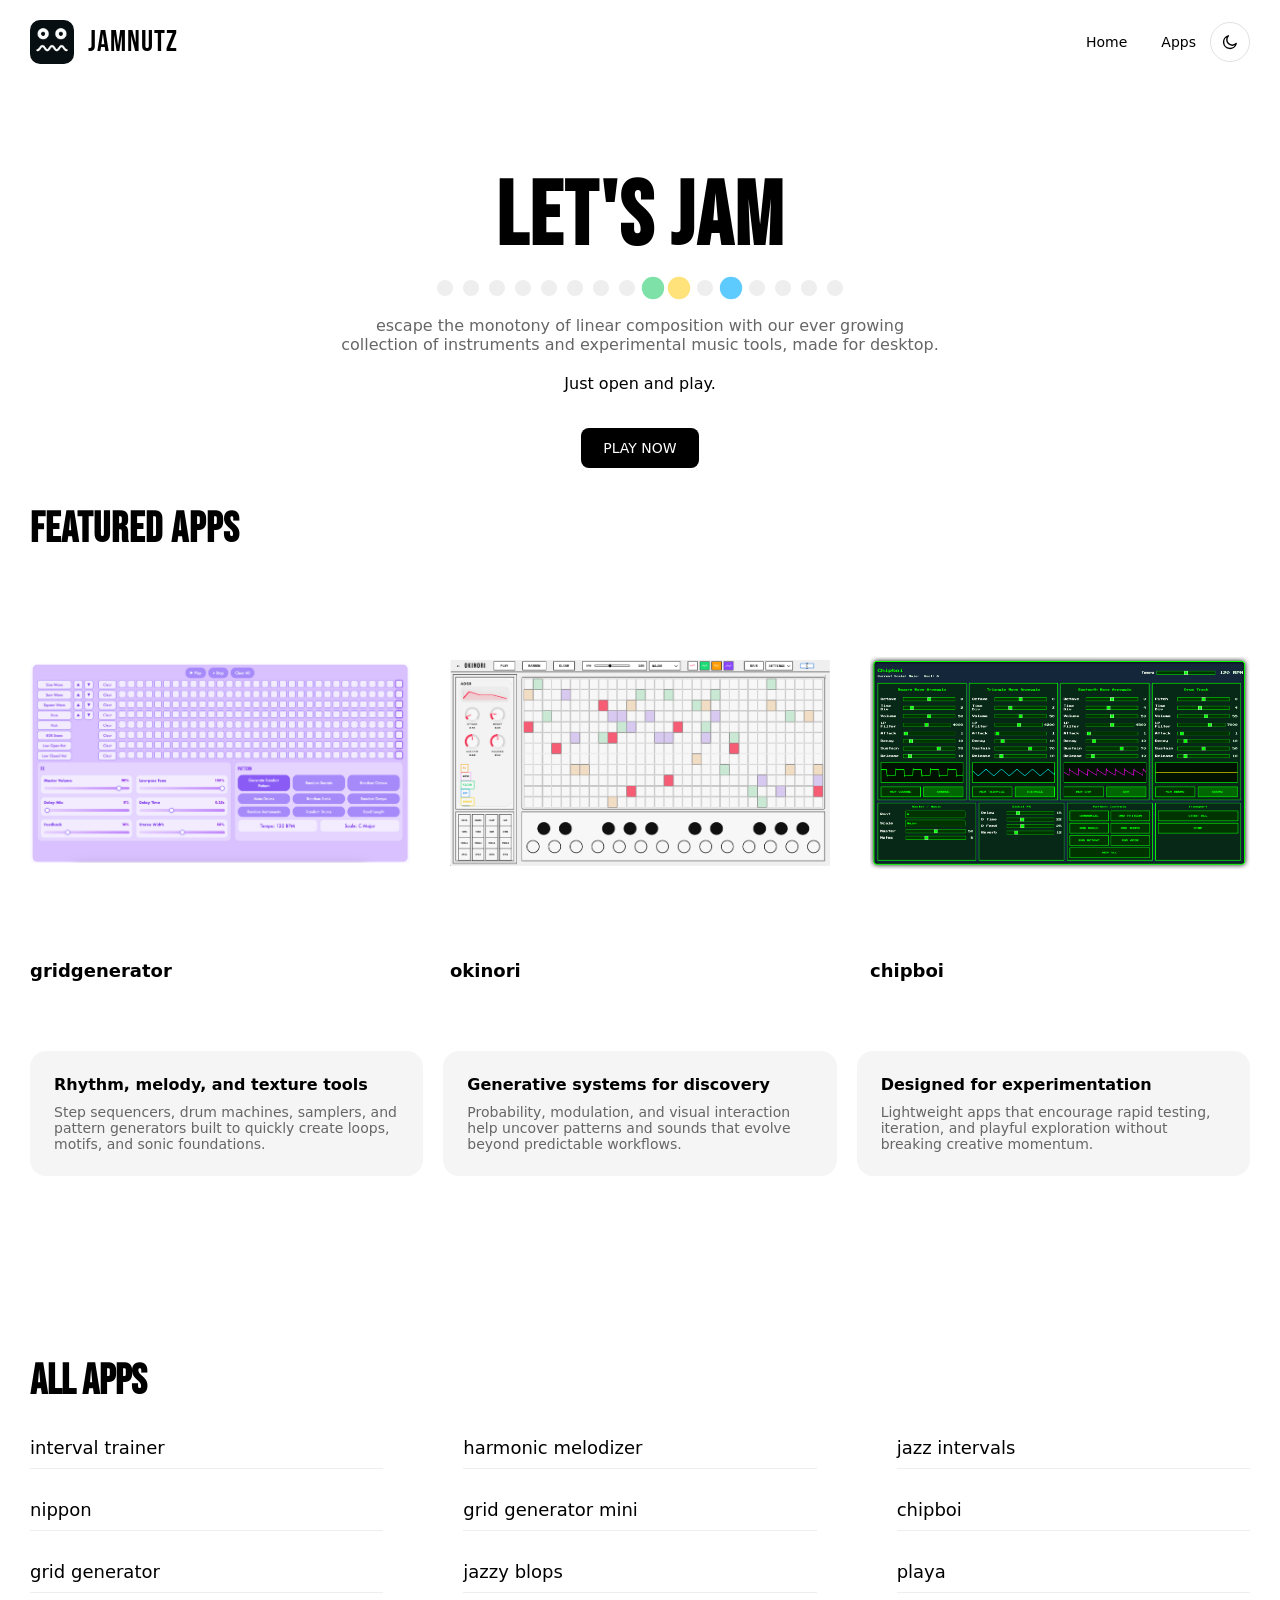
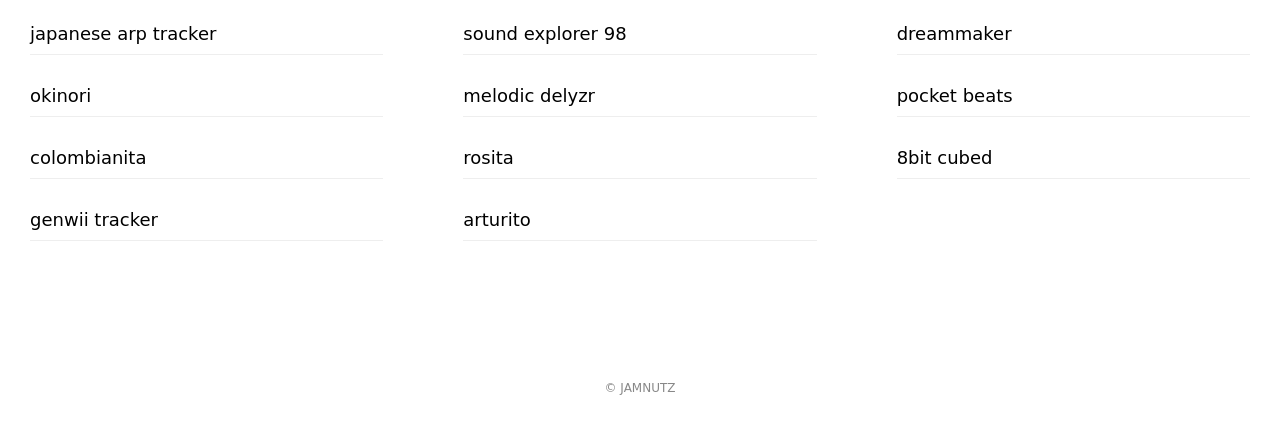
<file: index.html>
<!doctype html>
<html lang="en">
    <head>
        <meta charset="utf-8" />
        <meta name="viewport" content="width=device-width, initial-scale=1" />
        <title>JAMNUTZ — Music Playground</title>

        <script>
            (() => {
                try {
                    const storedTheme =
                        localStorage.getItem("theme") ||
                        localStorage.getItem("site-theme") ||
                        localStorage.getItem("jamnutz-theme");

                    const prefersDark =
                        window.matchMedia &&
                        window.matchMedia("(prefers-color-scheme: dark)").matches;

                    const theme =
                        storedTheme === "dark" || storedTheme === "light"
                            ? storedTheme
                            : prefersDark
                              ? "dark"
                              : "light";

                    document.documentElement.setAttribute("data-theme", theme);
                } catch (e) {}
            })();
        </script>

        <link
            href="https://fonts.googleapis.com/css2?family=Bebas+Neue&display=swap"
            rel="stylesheet"
        />

        <style>
            :root {
                --black: #000;
                --gray: #666;
            }

            * {
                box-sizing: border-box;
                margin: 0;
                padding: 0;
            }

            html {
                background: #fff;
            }

            html[data-theme="dark"] {
                background: #0f0f10;
                color-scheme: dark;
            }

            html[data-theme="light"] {
                color-scheme: light;
            }

            body {
                font-family:
                    system-ui,
                    -apple-system;
                background: #fff;
                color: #000;
            }

            .nav {
                display: flex;
                align-items: center;
                justify-content: space-between;
                padding: 20px 30px;
            }

            .logo {
                display: flex;
                align-items: center;
                gap: 14px;
                font-family: "Bebas Neue", sans-serif;
                font-size: 30px;
                letter-spacing: 1px;
                text-decoration: none;
                color: #000;
            }

            .logo img {
                height: 44px;
                width: 44px;
                border-radius: 10px;
            }

            .logo-dark {
                display: none;
            }

            html[data-theme="dark"] .logo-light {
                display: none;
            }

            html[data-theme="dark"] .logo-dark {
                display: block;
            }

            .nav > div a {
                text-decoration: none;
                color: #000;
                margin-left: 20px;
                font-size: 14px;
            }

            .nav > div:last-child {
                display: flex;
                align-items: center;
                gap: 14px;
            }

            .theme-toggle {
                appearance: none;
                width: 40px;
                height: 40px;
                border: 1px solid rgba(0, 0, 0, 0.12);
                border-radius: 999px;
                background: transparent;
                display: inline-flex;
                align-items: center;
                justify-content: center;
                cursor: pointer;
                color: inherit;
                transition:
                    transform 0.2s ease,
                    opacity 0.2s ease,
                    border-color 0.2s ease;
            }

            .theme-toggle:hover {
                transform: rotate(12deg);
            }

            .theme-toggle svg {
                width: 18px;
                height: 18px;
                stroke: currentColor;
                fill: none;
                stroke-width: 1.9;
                stroke-linecap: round;
                stroke-linejoin: round;
            }

            .hero {
                text-align: center;
                padding: 80px 20px 1px;
            }

            .hero h1 {
                font-family: "Bebas Neue", sans-serif;
                font-size: 90px;
                letter-spacing: 2px;
            }

            .sequencer {
                display: flex;
                justify-content: center;
                gap: 10px;
                margin-top: 8px;
            }

            .step {
                width: 16px;
                height: 16px;
                border-radius: 50%;
                background: #eee;
                transition: all 0.12s ease;
            }

            .step.active {
                background: #ff4fa3;
                transform: scale(1.4);
            }

            .hero p {
                max-width: 600px;
                margin: 20px auto;
                font-size: 16px;
                color: #666;
            }

            .cta {
                margin-top: 30px;
            }

            .btn {
                display: inline-block;
                padding: 12px 22px;
                margin: 5px;
                border-radius: 8px;
                text-decoration: none;
                font-size: 14px;
            }

            .btn-primary {
                background: #000;
                color: #fff;
            }
            .btn-secondary {
                border: 1px solid #000;
                color: #000;
            }

            .featured-apps {
                padding: 30px 30px;
                max-width: 1280px;
                margin: 0 auto;
            }

            .featured-apps h2 {
                font-family: "Bebas Neue", sans-serif;
                font-size: 42px;
                letter-spacing: 1px;
                margin-bottom: 28px;
            }

            .featured-grid {
                display: grid;
                grid-template-columns: repeat(3, minmax(0, 1fr));
                gap: 34px;
            }

            .tool-card {
                display: flex;
                flex-direction: column;
                gap: 18px;
            }

            .tool-card-media img {
                width: 100%;
                height: auto;
                max-height: 260px;
                object-fit: contain;
                border-radius: 18px;
            }

            .tool-card h3 {
                text-transform: lowercase;
                font-size: 18px;
            }

            .apps-list {
                padding: 40px 30px 100px;
                max-width: 1280px;
                margin: 0 auto;
            }

            .apps-list h2 {
                font-family: "Bebas Neue", sans-serif;
                font-size: 42px;
                margin-bottom: 30px;
            }

            .apps-grid {
                display: grid;
                grid-template-columns: repeat(3, 1fr);
                gap: 30px 80px;
            }

            .apps-grid div {
                font-size: 18px;
                padding-bottom: 10px;
                border-bottom: 1px solid #eee;
            }

            .footer {
                text-align: center;
                padding: 40px;
                font-size: 12px;
                color: #888;
            }

            html[data-theme="dark"] body {
                background: #0f0f10;
                color: #f5f5f7;
            }

            html[data-theme="dark"] .nav a,
            html[data-theme="dark"] .logo,
            html[data-theme="dark"] .btn-secondary,
            html[data-theme="dark"] .apps-grid div,
            html[data-theme="dark"] .tool-card .tool-link {
                color: #f5f5f7;
            }

            html[data-theme="dark"] .btn-primary {
                background: #f5f5f7;
                color: #111;
            }

            html[data-theme="dark"] .btn-secondary {
                border-color: #f5f5f7;
            }

            html[data-theme="dark"] .hero p,
            html[data-theme="dark"] .footer {
                color: #b5b5bc;
            }

            html[data-theme="dark"] .step {
                background: #2a2a31;
            }

            html[data-theme="dark"] .apps-grid div {
                border-bottom-color: #2b2b31;
            }

            .mobile-only {
                display: none;
            }

            .desktop-only {
                display: inline;
            }

            .mobile-okinori {
                display: none;
            }

            .pill-card {
                background: #f5f5f5;
                border-radius: 16px;
                padding: 24px;
            }

            .pill-card p {
                color: #666;
                font-size: 14px;
            }

            html[data-theme="dark"] .pill-card {
                background: #1a1a20;
            }

            html[data-theme="dark"] .pill-card h3 {
                color: #f5f5f7;
            }

            html[data-theme="dark"] .pill-card p {
                color: #b5b5bc;
            }

            @media (max-width: 680px) {
                html,
                body {
                    height: 100%;
                    overflow: hidden;
                }

                body {
                    min-height: 100svh;
                }

                .nav {
                    padding: 16px 16px;
                    min-height: 66px;
                    gap: 12px;
                }

                .logo {
                    gap: 10px;
                    font-size: 22px;
                    line-height: 1;
                    min-height: 34px;
                }

                .logo img {
                    height: 34px;
                    width: 34px;
                    border-radius: 8px;
                    display: block;
                    flex: 0 0 34px;
                }

                .nav > div {
                    display: flex;
                    align-items: center;
                    gap: 14px;
                    min-height: 34px;
                }

                .nav > div a {
                    margin-left: 0;
                    font-size: 13px;
                    line-height: 1;
                    display: inline-flex;
                    align-items: center;
                    min-height: 34px;
                }

                .logo .logo-light {
                    display: block;
                }

                .logo .logo-dark {
                    display: none;
                }

                html[data-theme="dark"] .logo .logo-light {
                    display: none;
                }

                html[data-theme="dark"] .logo .logo-dark {
                    display: block;
                }

                .hero {
                    padding: 22px 16px 0;
                    min-height: calc(100svh - 66px);
                    display: flex;
                    flex-direction: column;
                    align-items: center;
                    justify-content: flex-start;
                }

                .hero h1 {
                    font-size: 52px;
                    line-height: 0.95;
                    letter-spacing: 1px;
                }

                .sequencer {
                    gap: 6px;
                    margin-top: 10px;
                    margin-bottom: 10px;
                    flex-wrap: wrap;
                    justify-content: center;
                    overflow: visible;
                }

                .step {
                    width: 12px;
                    height: 12px;
                    flex: 0 0 12px;
                }

                .hero p {
                    margin: 12px auto 0;
                    font-size: 15px;
                    max-width: 330px;
                }

                .mobile-only {
                    display: block;
                }

                .desktop-only,
                .featured-apps,
                .apps-list,
                .pill-card,
                .footer,
                section[style*="max-width: 1280px; margin: 0 auto; padding: 40px 30px 20px"],
                section[style*="text-align: center; padding: 60px 20px"] {
                    display: none !important;
                }

                .mobile-okinori {
                    display: block;
                    width: min(100%, 320px);
                    margin: 18px auto 0;
                    pointer-events: none;
                    flex: 0 1 auto;
                }

                .mobile-okinori img {
                    width: 100%;
                    height: auto;
                    display: block;
                    object-fit: contain;
                    border-radius: 0;
                    margin-bottom: 28px;
                }

                .cta {
                    margin-top: 12px;
                }

                .btn {
                    margin: 0;
                }
            }
        </style>

        <style>
            .featured-grid {
                display: grid;
                grid-template-columns: repeat(3, minmax(0, 1fr));
                gap: 40px;
                align-items: start;
            }
            .featured-card {
                display: grid;
                grid-template-rows: 360px auto;
                text-decoration: none;
                color: inherit;
            }
            .featured-card-media {
                height: 360px;
                display: flex;
                align-items: center;
                justify-content: center;
            }
            .featured-card-media img {
                max-width: 100%;
                max-height: 100%;
                object-fit: contain;
                display: block;
            }
            .featured-card h3 {
                margin: 18px 0 0;
                font-size: 18px;
                line-height: 1.1;
                text-align: left;
            }
        </style>
    
<style>
@media (max-width:768px){

/* remove any box constraints around image */
.featured-app,
.featured-app *{
    background:none !important;
    box-shadow:none !important;
    border:none !important;
    padding:0 !important;
}

/* make sure image shows fully */
.featured-app img{
    width:100% !important;
    height:auto !important;
    object-fit:contain !important;
    margin-bottom:44px !important;
}

/* push button slightly further down */
.browse-apps-btn{
    margin-top:44px !important;
}

}
</style>

</head>

    <body>
        <div class="nav">
            <a href="index.html" class="logo">
                <img src="assets/images/jamnutzicon.png" class="logo-light" />
                <img src="assets/images/jamnutzwhite.png" class="logo-dark" />
                JAMNUTZ
            </a>
            <div>
                <a href="index.html">Home</a>
                <a href="apps.html">Apps</a>
            </div>
        </div>

        <section class="hero">
            <h1>LET'S JAM</h1>

            <div class="sequencer" id="seq"></div>

            <p>
                escape the monotony of linear composition with our ever growing
                collection of instruments and experimental music tools, made for
                desktop.
            </p>

            <div class="mobile-okinori">
                <img src="assets/images/apps/web/okinori.png" alt="okinori" />
            </div>

            <span class="desktop-only">Just open and play.</span>
            <div class="cta">
                <a href="apps.html" class="btn btn-primary"
                    ><span class="desktop-only">PLAY NOW</span
                    ><span class="mobile-only">BROWSE APPS</span></a
                >
            </div>
        </section>

        <section class="featured-apps">
            <h2>FEATURED APPS</h2>
            <div class="featured-grid">
                <a
                    class="featured-card"
                    href="apps.html?filter=experimental"
                >
                    <div class="featured-card-media">
                        <img
                            src="assets/images/apps/web/gridgenerator.png"
                            alt="gridgenerator"
                        />
                    </div>
                    <h3>gridgenerator</h3>
                </a>

                <a class="featured-card" href="apps/okinori/?from=home">
                    <div class="featured-card-media">
                        <img src="assets/images/apps/web/okinori.png" alt="okinori" />
                    </div>
                    <h3>okinori</h3>
                </a>

                <a class="featured-card" href="apps.html?filter=instruments">
                    <div class="featured-card-media">
                        <img src="assets/images/apps/web/chipboi.png" alt="chipboi" />
                    </div>
                    <h3>chipboi</h3>
                </a>
            </div>
        </section>

        <section
            style="max-width: 1280px; margin: 0 auto; padding: 40px 30px 20px"
        >
            <div
                style="
                    display: grid;
                    grid-template-columns: repeat(3, 1fr);
                    gap: 20px;
                "
            >
                <div class="pill-card">
                    <h3 style="margin-bottom: 10px; font-size: 16px">
                        Rhythm, melody, and texture tools
                    </h3>
                    <p>
                        Step sequencers, drum machines, samplers, and pattern generators built to quickly create loops, motifs, and sonic foundations.
                    </p>
                </div>

                <div class="pill-card">
                    <h3 style="margin-bottom: 10px; font-size: 16px">
                        Generative systems for discovery
                    </h3>
                    <p>
                        Probability, modulation, and visual interaction help uncover patterns and sounds that evolve beyond predictable workflows.
                    </p>
                </div>

                <div class="pill-card">
                    <h3 style="margin-bottom: 10px; font-size: 16px">
                        Designed for experimentation
                    </h3>
                    <p>
                        Lightweight apps that encourage rapid testing, iteration, and playful exploration without breaking creative momentum.
                    </p>
                </div>
            </div>
        </section>

        <section style="text-align: center; padding: 60px 20px"></section>

        <section class="apps-list">
            <h2>ALL APPS</h2>

            <div class="apps-grid">
                <div>interval trainer</div>
                <div>harmonic melodizer</div>
                <div>jazz intervals</div>

                <div>nippon</div>
                <div>grid generator mini</div>
                <div>chipboi</div>

                <div>grid generator</div>
                <div>jazzy blops</div>
                <div>playa</div>

                <div>japanese arp tracker</div>
                <div>sound explorer 98</div>
                <div>dreammaker</div>

                <div>okinori</div>
                <div>melodic delyzr</div>
                <div>pocket beats</div>

                <div>colombianita</div>
                <div>rosita</div>
                <div>8bit cubed</div>

                <div>genwii tracker</div>
                <div>arturito</div>
            </div>
        </section>

        <div class="footer">© JAMNUTZ</div>

        <script>
            const steps = 16;
            const seq = document.getElementById("seq");

            const colors = ["#ff4fa3", "#5ecbff", "#ffe27a", "#7ee2a8"];
            let colorIndex = 0;

            const notes = [
                261.63, 293.66, 329.63, 349.23, 392.0, 440.0, 493.88, 523.25,
                587.33, 659.25, 698.46, 783.99, 880.0, 987.77, 1046.5, 1174.66,
            ];

            for (let i = 0; i < steps; i++) {
                const s = document.createElement("div");
                s.className = "step";
                s.dataset.index = i;
                seq.appendChild(s);
            }

            const stepEls = document.querySelectorAll(".step");

            const ctx = new (
                window.AudioContext || window.webkitAudioContext
            )();

            function playNote(freq) {
                if (ctx.state === "suspended") ctx.resume();

                const now = ctx.currentTime;
                const o = ctx.createOscillator();
                const g = ctx.createGain();

                o.type = "sine";
                o.frequency.value = freq;

                g.gain.setValueAtTime(0.0001, now);
                g.gain.exponentialRampToValueAtTime(0.08, now + 0.01);
                g.gain.exponentialRampToValueAtTime(0.0001, now + 0.35);

                o.connect(g);
                g.connect(ctx.destination);

                o.start();
                o.stop(now + 0.36);
            }

            stepEls.forEach((step) => {
                step.addEventListener("pointerdown", (e) => {
                    e.preventDefault();
                    playNote(notes[step.dataset.index]);

                    step.classList.add("active");
                    step.style.opacity = "1";

                    setTimeout(() => {
                        step.classList.remove("active");
                        step.style.opacity = "";
                    }, 150);
                });
            });

            setInterval(() => {
                stepEls.forEach((s) => {
                    s.classList.remove("active");
                    s.style.background = "#eee";
                });

                const count = Math.floor(Math.random() * 5) + 2;

                const chosen = new Set();
                while (chosen.size < count) {
                    chosen.add(Math.floor(Math.random() * steps));
                }

                chosen.forEach((index) => {
                    const color = colors[colorIndex];
                    colorIndex = (colorIndex + 1) % colors.length;

                    const step = stepEls[index];
                    step.classList.add("active");
                    step.style.background = color;
                });
            }, 250);
        </script>
        <script src="assets/js/site.js"></script>
    </body>
</html>
</file>
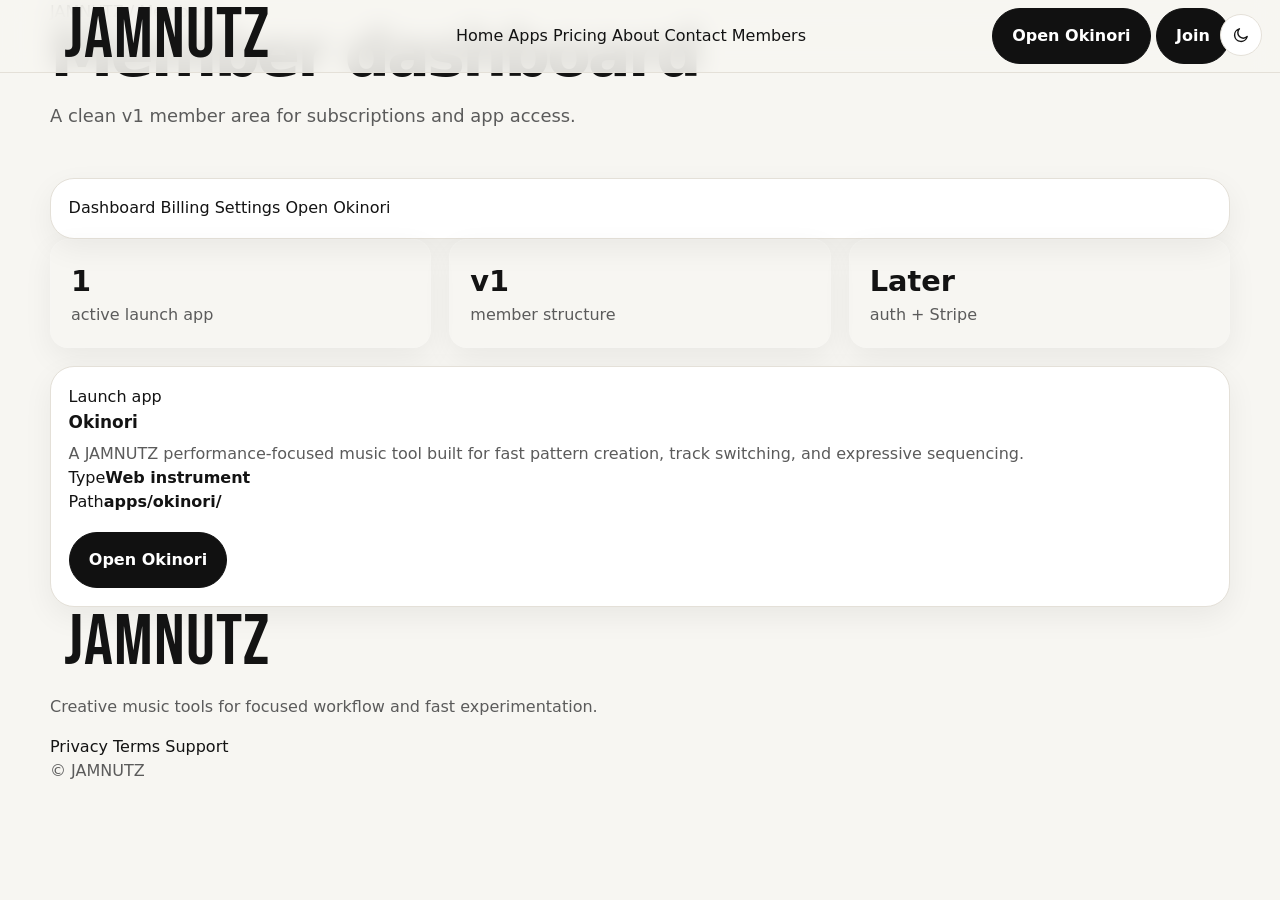
<file: members/index.html>
<!doctype html>
<html lang="en">
<head>
  <meta charset="utf-8">
  <meta name="viewport" content="width=device-width,initial-scale=1">
  <title>Members | JAMNUTZ</title>
  <meta name="description" content="JAMNUTZ v1 launch site">
  <link rel="stylesheet" href="../assets/css/site.css">
  <link rel="stylesheet" href="../assets/css/members.css">
</head>
<body>

    <header class="site-header">
      <div class="container header-inner">
        <a class="brand" href="../index.html"><span class="brand-mark"></span><span>JAMNUTZ</span></a>
        <nav class="site-nav">
          <a data-nav href="../index.html">Home</a>
          <a data-nav href="../apps.html">Apps</a>
          <a data-nav href="../pricing.html">Pricing</a>
          <a data-nav href="../about.html">About</a>
          <a data-nav href="../contact.html">Contact</a>
          <a data-nav href="../members/">Members</a>
        </nav>
        <div class="header-cta">
          <a class="btn btn-secondary" href="../apps/okinori/">Open Okinori</a>
          <a class="btn btn-primary" href="../pricing.html">Join</a>
        </div>
      </div>
    </header>

  <main>
<section class="page-hero">
  <div class="container">
    <div class="breadcrumbs">JAMNUTZ / Members</div>
    <h1>Member dashboard</h1>
    <p class="section-intro">A clean v1 member area for subscriptions and app access.</p>
  </div>
</section>
<section class="section">
  <div class="container member-layout">
    <aside class="card member-nav">
      <a class="active" href="index.html">Dashboard</a>
      <a href="billing.html">Billing</a>
      <a href="settings.html">Settings</a>
      <a href="../apps/okinori/">Open Okinori</a>
    </aside>
    <div style="display:grid;gap:18px">
      <div class="metric-grid">
        <div class="metric card"><strong>1</strong><span class="muted">active launch app</span></div>
        <div class="metric card"><strong>v1</strong><span class="muted">member structure</span></div>
        <div class="metric card"><strong>Later</strong><span class="muted">auth + Stripe</span></div>
      </div>
      <div id="member-apps" class="grid-2"></div>
    </div>
  </div>
</section>
</main>

    <footer class="site-footer">
      <div class="container footer-grid">
        <div>
          <div class="brand"><span class="brand-mark"></span><span>JAMNUTZ</span></div>
          <p class="muted">Creative music tools for focused workflow and fast experimentation.</p>
        </div>
        <div class="site-nav">
          <a href="../privacy.html">Privacy</a>
          <a href="../terms.html">Terms</a>
          <a href="../contact.html">Support</a>
        </div>
        <div class="muted">© <span id="year"></span> JAMNUTZ</div>
      </div>
    </footer>

  <script src="../assets/js/site.js"></script>
  <script src="../assets/js/members.js"></script>
</body>
</html>
</file>
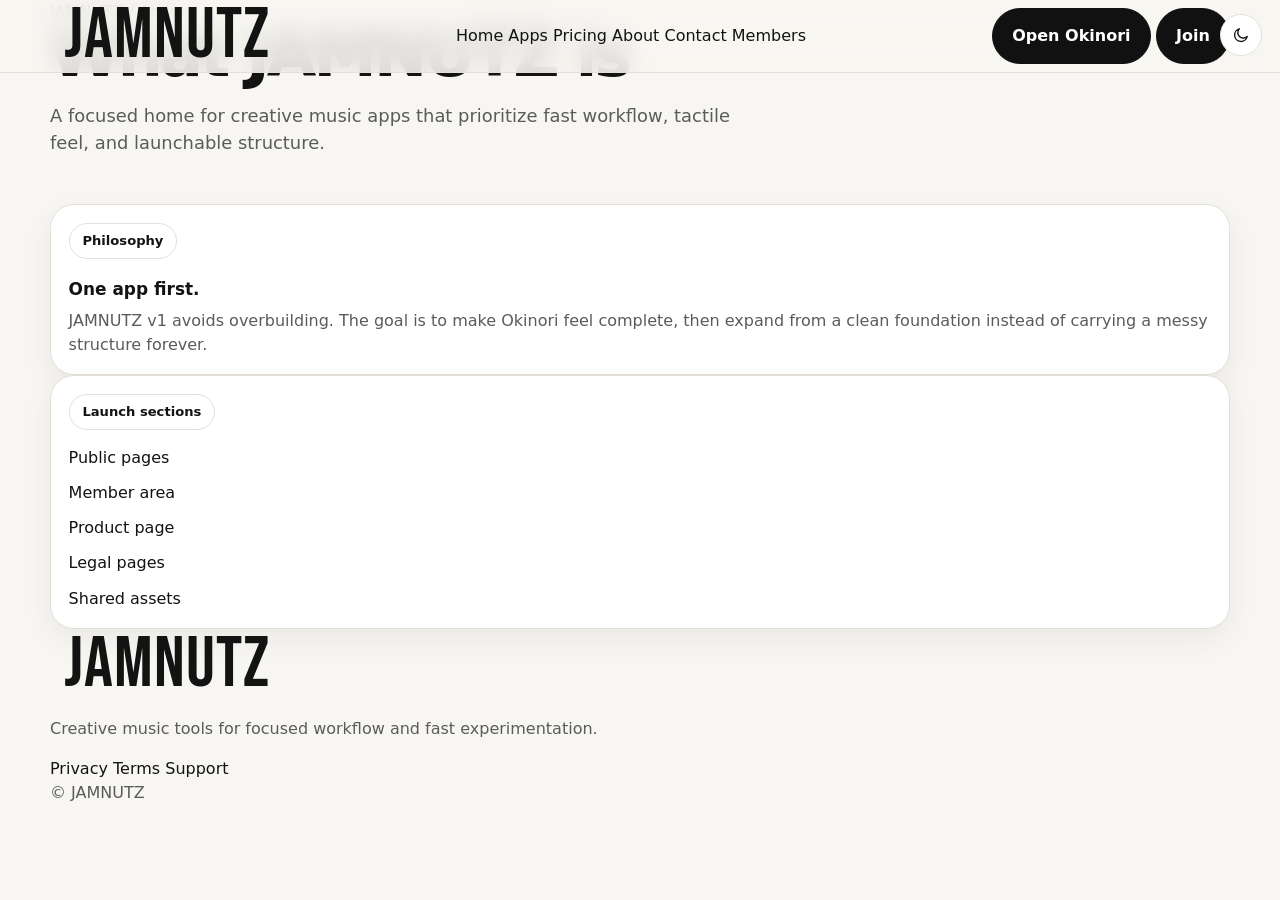
<file: about.html>
<!doctype html>
<html lang="en">
<head>
  <meta charset="utf-8">
  <meta name="viewport" content="width=device-width,initial-scale=1">
  <title>About | JAMNUTZ</title>
  <meta name="description" content="JAMNUTZ v1 launch site">
  <link rel="stylesheet" href="assets/css/site.css">

</head>
<body>

    <header class="site-header">
      <div class="container header-inner">
        <a class="brand" href="index.html"><span class="brand-mark"></span><span>JAMNUTZ</span></a>
        <nav class="site-nav">
          <a data-nav href="index.html">Home</a>
          <a data-nav href="apps.html">Apps</a>
          <a data-nav href="pricing.html">Pricing</a>
          <a data-nav href="about.html">About</a>
          <a data-nav href="contact.html">Contact</a>
          <a data-nav href="members/">Members</a>
        </nav>
        <div class="header-cta">
          <a class="btn btn-secondary" href="apps/okinori/">Open Okinori</a>
          <a class="btn btn-primary" href="pricing.html">Join</a>
        </div>
      </div>
    </header>

  <main>
<section class="page-hero">
  <div class="container">
    <div class="breadcrumbs">JAMNUTZ / About</div>
    <h1>What JAMNUTZ is</h1>
    <p class="section-intro">A focused home for creative music apps that prioritize fast workflow, tactile feel, and launchable structure.</p>
  </div>
</section>
<section class="section">
  <div class="container grid-2">
    <article class="card about-card">
      <div class="kicker">Philosophy</div>
      <h3>One app first.</h3>
      <p class="muted">JAMNUTZ v1 avoids overbuilding. The goal is to make Okinori feel complete, then expand from a clean foundation instead of carrying a messy structure forever.</p>
    </article>
    <article class="card about-card">
      <div class="kicker">Launch sections</div>
      <ul class="list">
        <li>Public pages</li>
        <li>Member area</li>
        <li>Product page</li>
        <li>Legal pages</li>
        <li>Shared assets</li>
      </ul>
    </article>
  </div>
</section>
</main>

    <footer class="site-footer">
      <div class="container footer-grid">
        <div>
          <div class="brand"><span class="brand-mark"></span><span>JAMNUTZ</span></div>
          <p class="muted">Creative music tools for focused workflow and fast experimentation.</p>
        </div>
        <div class="site-nav">
          <a href="privacy.html">Privacy</a>
          <a href="terms.html">Terms</a>
          <a href="contact.html">Support</a>
        </div>
        <div class="muted">© <span id="year"></span> JAMNUTZ</div>
      </div>
    </footer>

  <script src="assets/js/site.js"></script>

</body>
</html>
</file>
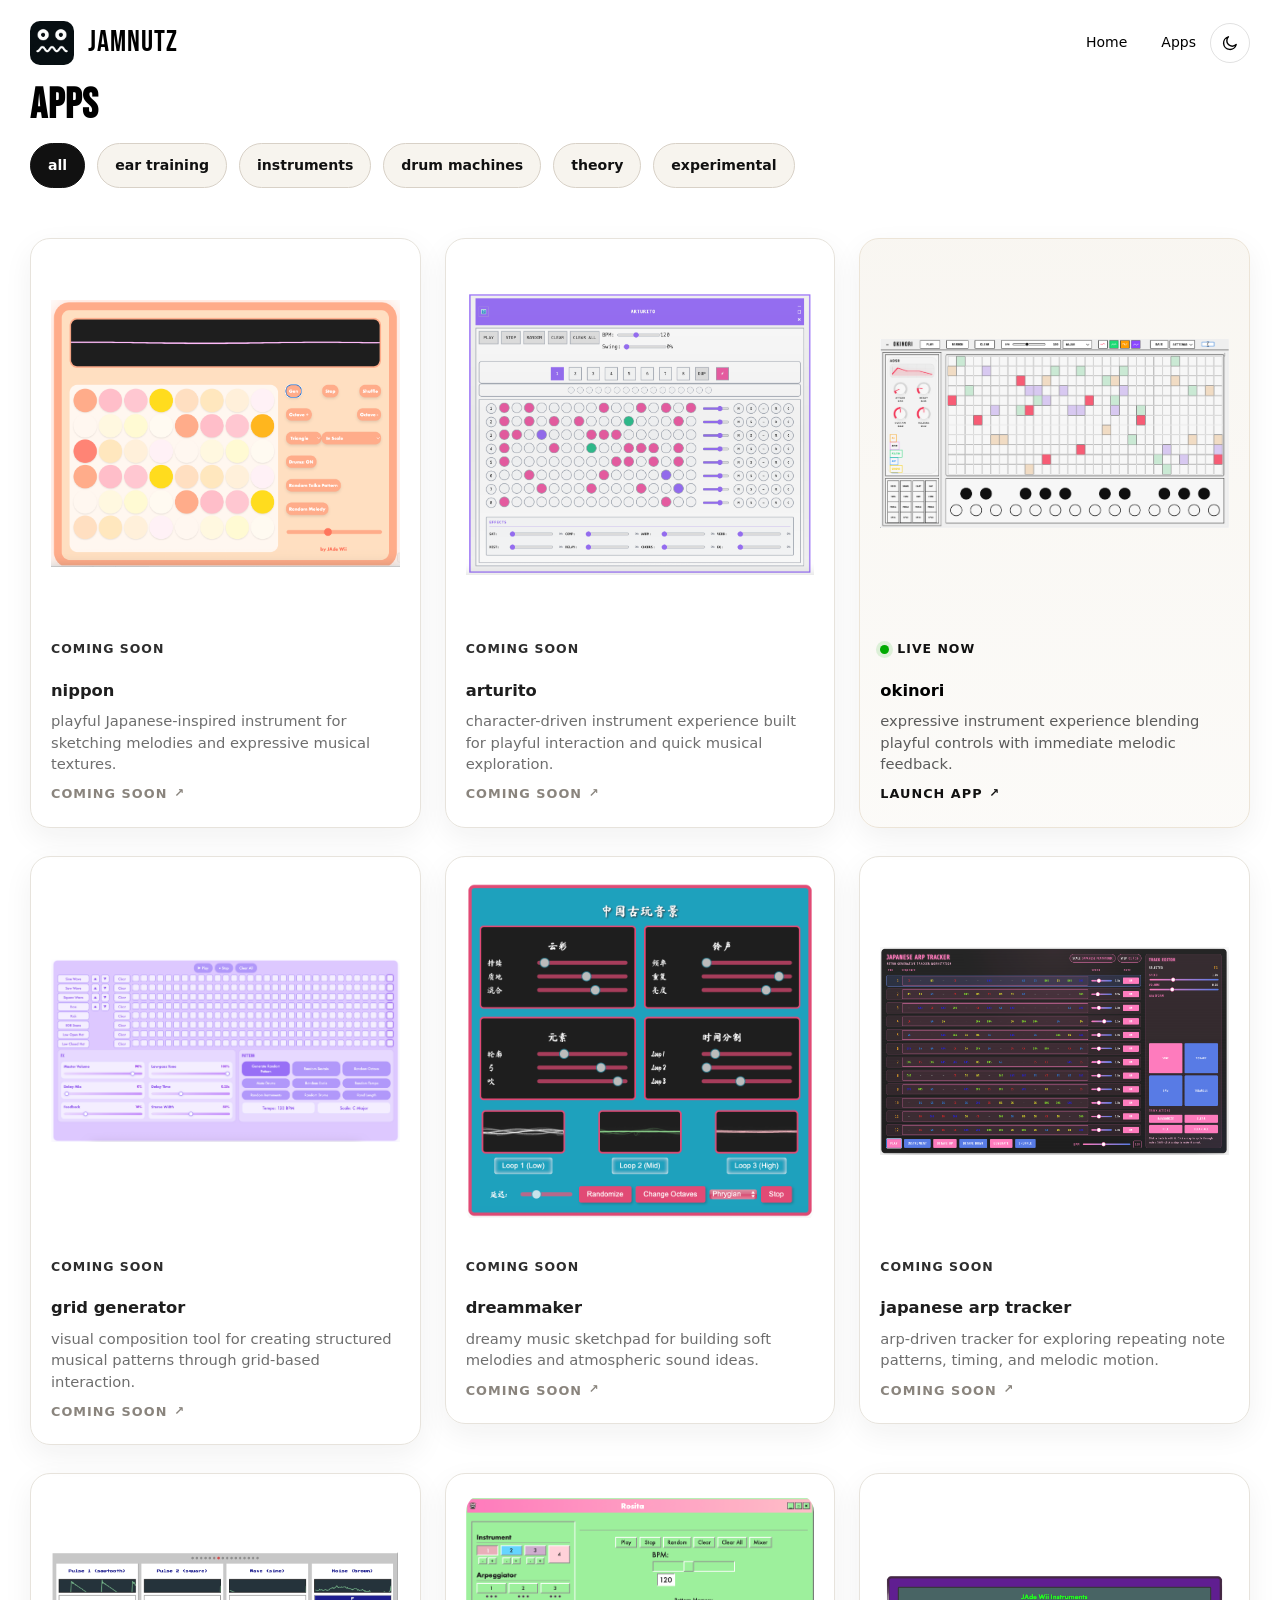
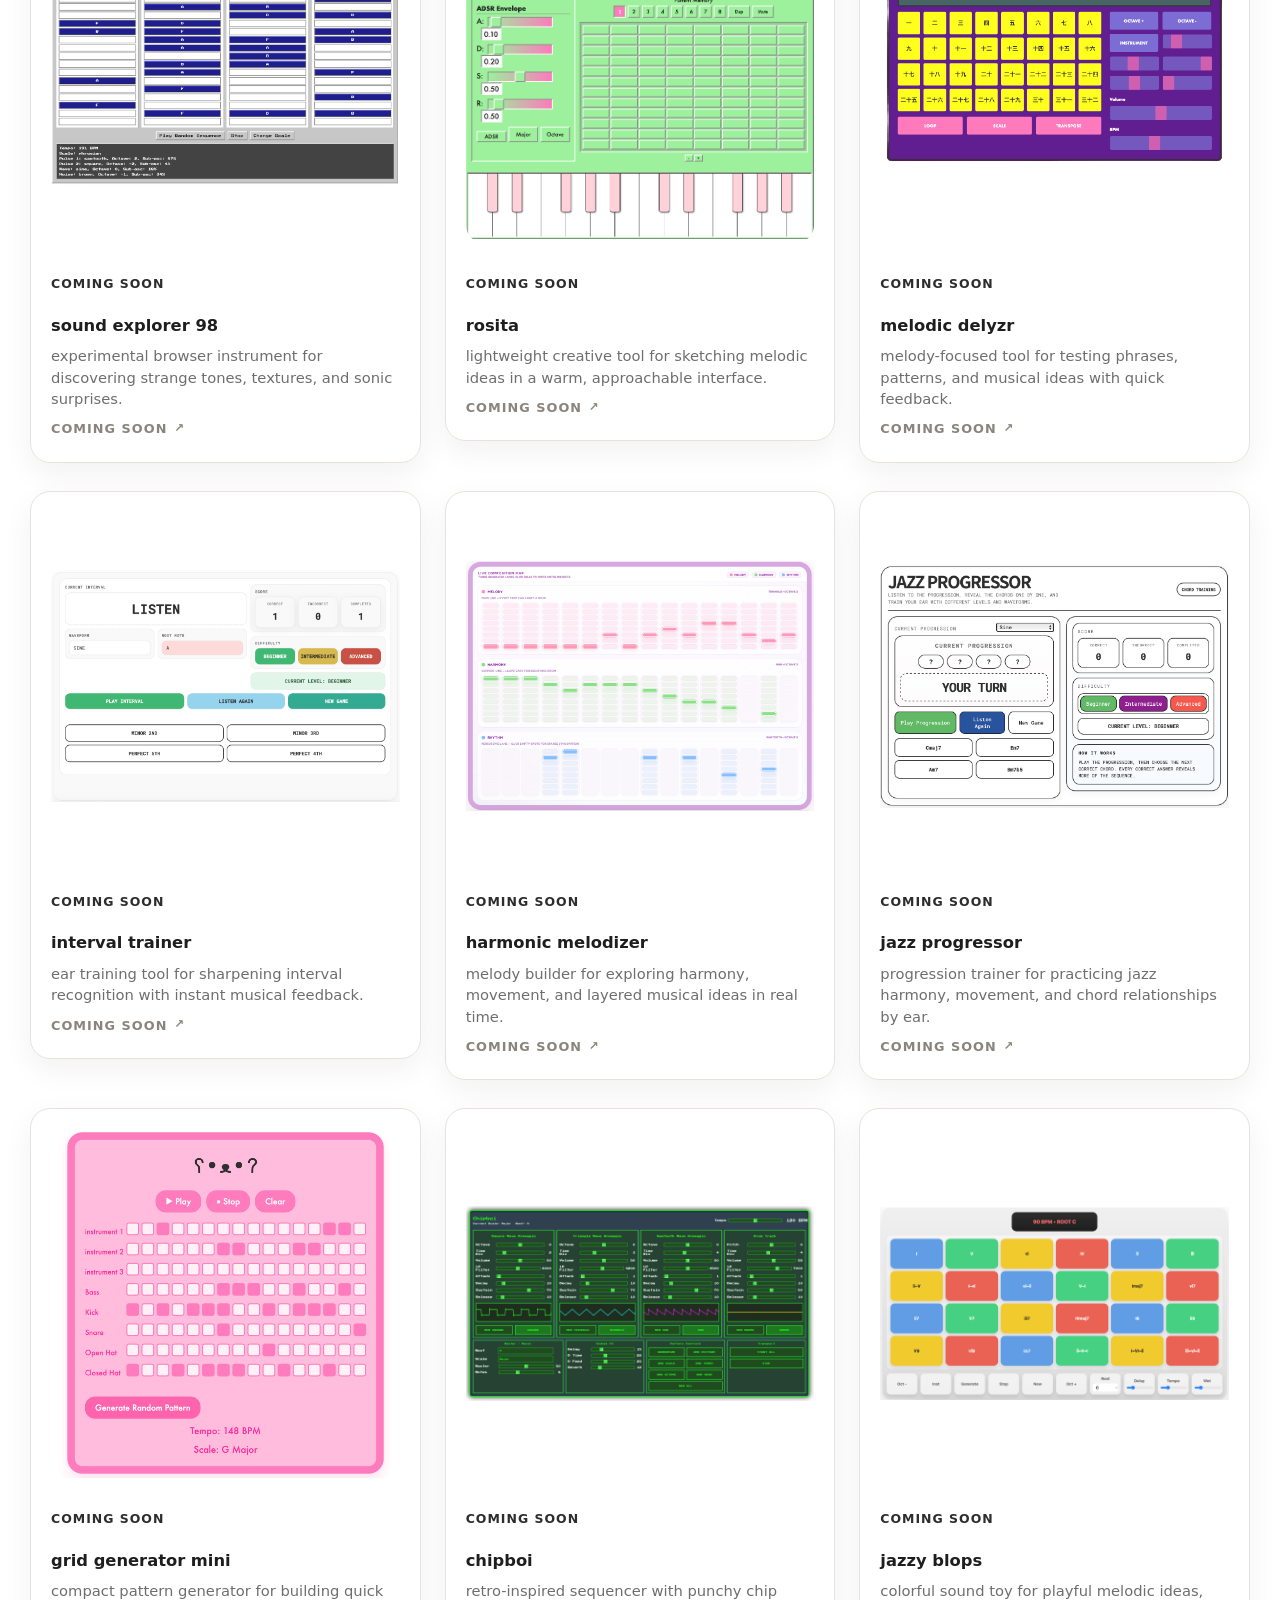
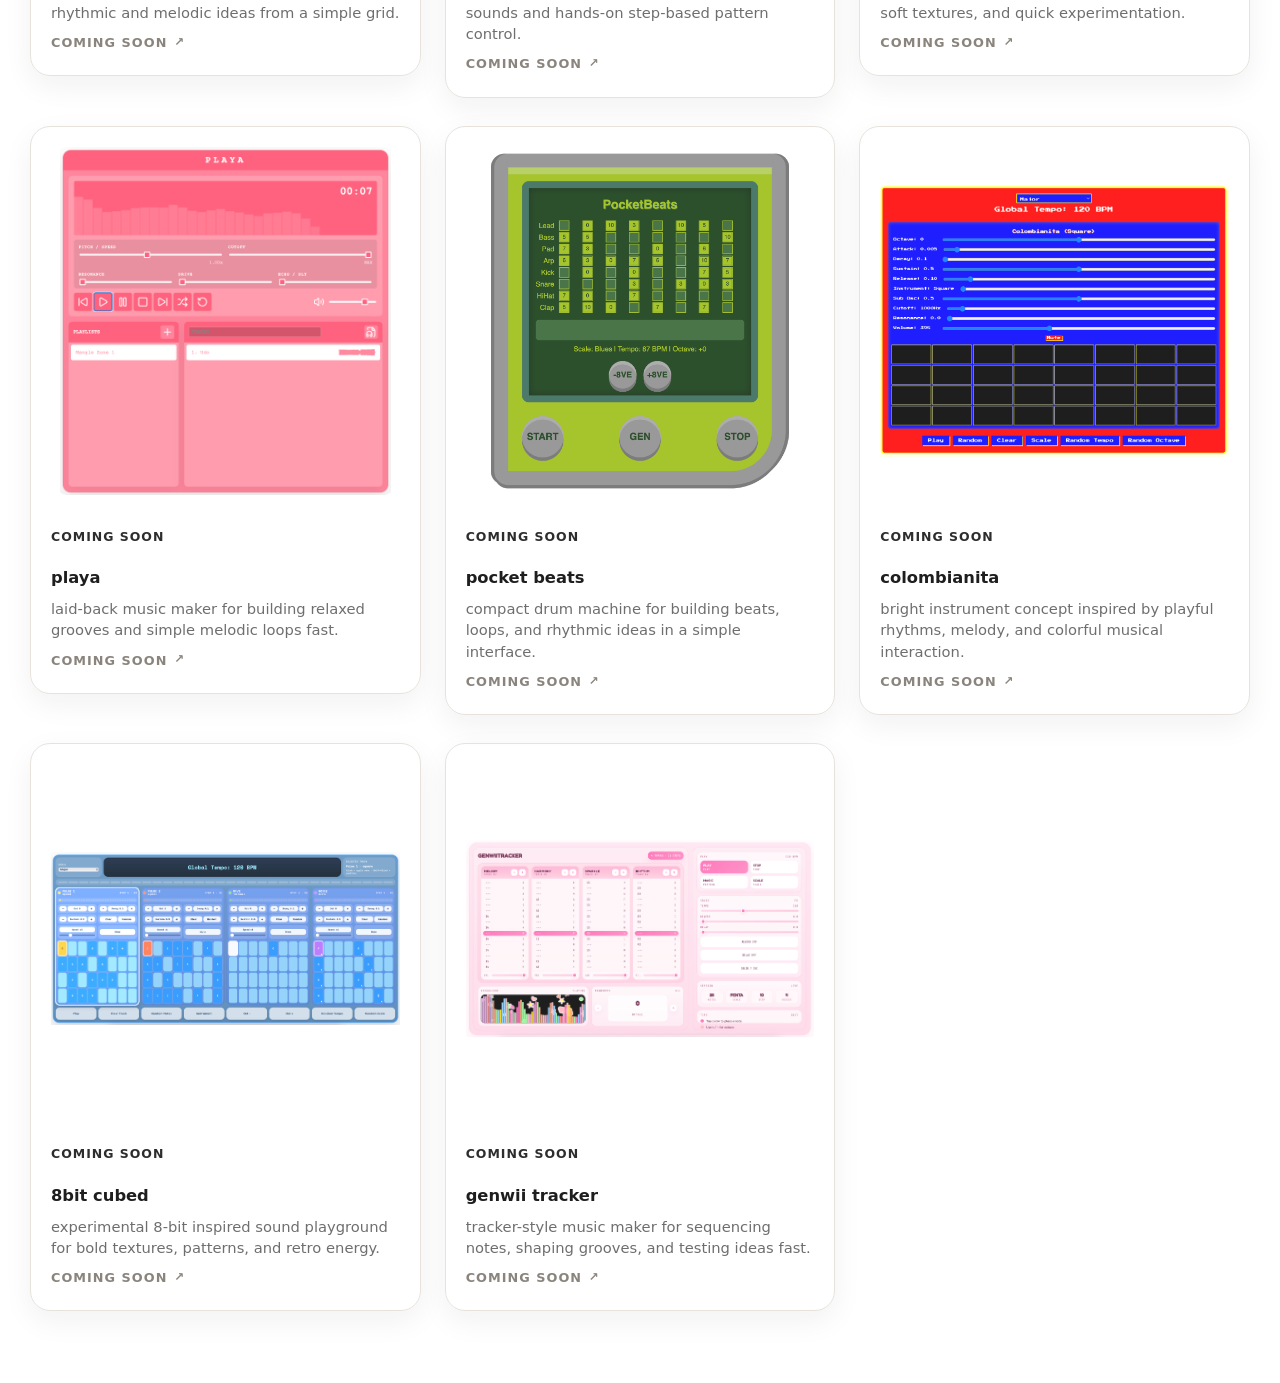
<file: apps.html>
<!DOCTYPE html>

<html lang="en">
<head>
<meta charset="utf-8"/>
<meta content="width=device-width, initial-scale=1" name="viewport"/>
<title>Apps — Jamnutz</title>
<meta content="Browser-based music tools by Jamnutz" name="description"/>
<meta content="light dark" name="color-scheme"/>
<script>
            (() => {
                try {
                    const storedTheme =
                        localStorage.getItem("theme") ||
                        localStorage.getItem("site-theme") ||
                        localStorage.getItem("jamnutz-theme");
                    const prefersDark =
                        window.matchMedia &&
                        window.matchMedia("(prefers-color-scheme: dark)")
                            .matches;
                    const theme =
                        storedTheme === "dark" || storedTheme === "light"
                            ? storedTheme
                            : prefersDark
                              ? "dark"
                              : "light";
                    document.documentElement.setAttribute("data-theme", theme);
                } catch (e) {}
            })();
        </script>
<link href="assets/css/site.css" rel="stylesheet"/>
<style>
            html {
                background: #fff;
            }

            html[data-theme="dark"] {
                background: #0f0f10;
                color-scheme: dark;
            }

            html[data-theme="light"] {
                color-scheme: light;
            }

            /* NAV */
            .nav {
                display: flex;
                align-items: center;
                justify-content: space-between;
                padding: 20px 30px;
            }

            .logo {
                display: flex;
                align-items: center;
                gap: 14px;
                font-family: "Bebas Neue", sans-serif;
                font-size: 30px;
                letter-spacing: 1px;
                text-decoration: none;
                color: #000;
            }

            .logo img {
                height: 44px;
                width: 44px;
                border-radius: 10px;
            }

            .logo-dark {
                display: none;
            }

            html[data-theme="dark"] .logo-light {
                display: none;
            }

            html[data-theme="dark"] .logo-dark {
                display: block;
            }

            .nav > div a {
                text-decoration: none;
                color: #000;
                margin-left: 20px;
                font-size: 14px;
            }

            .nav > div:last-child {
                display: flex;
                align-items: center;
                gap: 14px;
            }

            .theme-toggle {
                appearance: none;
                width: 40px;
                height: 40px;
                border: 1px solid rgba(0, 0, 0, 0.12);
                border-radius: 999px;
                background: transparent;
                display: inline-flex;
                align-items: center;
                justify-content: center;
                cursor: pointer;
                color: inherit;
                transition:
                    transform 0.2s ease,
                    opacity 0.2s ease,
                    border-color 0.2s ease;
            }

            .theme-toggle:hover {
                transform: rotate(12deg);
            }

            .theme-toggle svg {
                width: 18px;
                height: 18px;
                stroke: currentColor;
                fill: none;
                stroke-width: 1.9;
                stroke-linecap: round;
                stroke-linejoin: round;
            }

            body {
                background: #fff;
                color: #000;
            }

            html[data-theme="dark"] body {
                background: #0f0f10 !important;
                color: #f5f5f7;
            }

            html[data-theme="dark"] .apps-page,
            html[data-theme="dark"] .apps-hero,
            html[data-theme="dark"] .apps-shell {
                background: #0f0f10;
            }

            html[data-theme="dark"] .nav a,
            html[data-theme="dark"] .logo,
            html[data-theme="dark"] .tool-link,
            html[data-theme="dark"] h1 {
                color: #f5f5f7;
            }

            .apps-page {
                padding-top: 0;
                padding-bottom: 4.5rem;
            }

            .apps-hero {
                max-width: 1280px;
                margin: 0 auto;
                padding: 0 30px 20px;
            }

            .apps-hero h1 {
                margin: 0 0 16px 0;
                font-family: "Bebas Neue", sans-serif;
                font-size: 42px;
                letter-spacing: 1px;
                line-height: 1;
            }

            .apps-shell {
                max-width: 1280px;
                margin: 0 auto;
                padding: 0 30px;
            }

            .tool-filters {
                display: flex;
                flex-wrap: wrap;
                gap: 12px;
                margin-bottom: 30px;
            }

            .filter-pill {
                appearance: none;
                border: 1px solid #d8d1c7;
                background: #f7f4ee;
                color: #111;
                border-radius: 999px;
                padding: 11px 17px;
                font: inherit;
                font-size: 0.88rem;
                font-weight: 700;
                cursor: pointer;
                transition: transform 0.2s ease;
                white-space: nowrap;
            }

            .filter-pill:hover {
                transform: translateY(-1px);
            }

            .filter-pill.is-active {
                background: #111;
                color: #fff;
                border-color: #111;
            }

            html[data-theme="dark"] .filter-pill {
                background: #1d1d21;
                border-color: #2b2b31;
                color: #f5f5f7;
            }

            html[data-theme="dark"] .filter-pill:hover {
                background: #252529;
            }

            html[data-theme="dark"] .filter-pill.is-active {
                background: #f5f5f7;
                color: #111;
                border-color: #f5f5f7;
            }

            .apps-grid {
                display: grid;
                grid-template-columns: repeat(3, minmax(0, 1fr));
                gap: 28px 24px;
                align-items: start;
            }

            .tool-card[hidden] {
                display: none !important;
            }

            .tool-card {
                display: flex;
                flex-direction: column;
                gap: 18px;
                align-self: start;
                padding: 20px;
                border-radius: 20px;
                background: transparent;
            }

            .tool-card-media {
                width: 100%;
                display: flex;
                align-items: flex-start;
                justify-content: center;
            }

            .tool-card-media img {
                width: 100%;
                height: auto;
                display: block;
                max-height: none;
                object-fit: contain;
                border-radius: 18px;
                background: transparent;
            }

            html[data-theme="dark"] .tool-card-media img {
                background: transparent;
            }

            html[data-theme="dark"] .tool-card h3,
            html[data-theme="dark"] .tool-link {
                color: #000 !important;
            }

            html[data-theme="dark"] .tool-card {
                background: #fff;
            }

            .tool-card,
            .tool-card-media img,
            .tool-card-copy {
                box-sizing: border-box;
            }

            .tool-card-copy {
                display: flex;
                flex-direction: column;
                gap: 10px;
                flex: 1;
            }

            .tool-card h3 {
                margin: 0;
                font-size: 1.02rem;
                line-height: 1.2;
                text-transform: lowercase;
            }

            .tool-desc {
                margin: 0;
                font-size: 0.92rem;
                line-height: 1.45;
                color: #4b4b52;
            }

            html[data-theme="dark"] .tool-desc {
                color: #4b4b52;
            }

            .tool-link {
                display: inline-flex;
                align-items: center;
                gap: 7px;
                width: fit-content;
                color: #111;
                text-decoration: none;
                font-size: 0.8rem;
                font-weight: 700;
                letter-spacing: 0.08em;
                text-transform: uppercase;
                padding-bottom: 2px;
                border-bottom: 1px solid transparent;
                transition:
                    border-color 0.2s ease,
                    opacity 0.2s ease,
                    transform 0.2s ease;
            }

            .mobile-apps-note {
                display: none;
                margin: 0 0 18px 0;
                font-size: 0.92rem;
                line-height: 1.4;
                color: #5f5f67;
            }

            html[data-theme="dark"] .tool-link {
                color: #f5f5f7;
            }

            html[data-theme="dark"] .mobile-apps-note {
                color: #b6b6be;
            }

            .tool-link::after {
                content: "↗";
                font-size: 0.92em;
                line-height: 1;
            }

            .tool-link:hover {
                border-color: currentColor;
                opacity: 0.8;
                transform: translateX(1px);
            }


            .tool-card-media-link,
            .tool-title-link {
                text-decoration: none;
                color: inherit;
                display: block;
                cursor: pointer;
            }

            .tool-title-link {
                width: fit-content;
            }

            @media (max-width: 680px) {
                .tool-card-media-link,
                .tool-title-link {
                    pointer-events: none;
                    cursor: default;
                }
            }

            @media (max-width: 980px) {
                .apps-grid {
                    grid-template-columns: repeat(2, minmax(0, 1fr));
                }
            }

            @media (max-width: 680px) {
                .nav {
                    padding: 16px 16px;
                    min-height: 66px;
                    gap: 12px;
                }

                .logo {
                    gap: 10px;
                    font-size: 22px;
                    line-height: 1;
                    min-height: 34px;
                }

                .logo img {
                    height: 34px;
                    width: 34px;
                    border-radius: 8px;
                    display: block;
                    flex: 0 0 34px;
                }

                .nav > div {
                    display: flex;
                    align-items: center;
                    gap: 14px;
                    min-height: 34px;
                }

                .nav > div a {
                    margin-left: 0;
                    font-size: 13px;
                    line-height: 1;
                    display: inline-flex;
                    align-items: center;
                    min-height: 34px;
                }
            }

            @media (max-width: 680px) {
                .apps-page {
                    padding-top: 1.1rem;
                    padding-bottom: 2.75rem;
                }

                .apps-hero,
                .apps-shell {
                    padding-left: 16px;
                    padding-right: 16px;
                }

                .apps-hero {
                    display: none;
                }

                .mobile-apps-note {
                    display: block;
                }

                .apps-grid {
                    grid-template-columns: 1fr;
                    gap: 18px;
                }

                .tool-card {
                    gap: 12px;
                }

                .tool-card h3 {
                    font-size: 1rem;
                }

                .tool-desc {
                    font-size: 0.9rem;
                }

                .tool-link {
                    display: none;
                }
            }

            @media (max-width: 680px) {
                .logo .logo-light {
                    display: block;
                }

                .logo .logo-dark {
                    display: none;
                }

                html[data-theme="dark"] .logo .logo-light {
                    display: none;
                }

                html[data-theme="dark"] .logo .logo-dark {
                    display: block;
                }
            }
        
            .tool-status {
                display: inline-flex;
                align-items: center;
                gap: 8px;
                margin-bottom: 12px;
                font-size: 0.78rem;
                font-weight: 800;
                letter-spacing: 0.08em;
                text-transform: uppercase;
                color: #111;
            }

            .tool-status-dot {
                width: 9px;
                height: 9px;
                border-radius: 999px;
                background: #0a0;
                box-shadow: 0 0 0 4px rgba(0, 170, 0, 0.12);
            }

            .tool-card.is-live {
                background: linear-gradient(180deg, rgba(247,244,238,0.8), rgba(247,244,238,0.42));
                border: 1px solid #ece4d7;
            }

            .tool-card.is-disabled {
                opacity: 0.88;
            }

            .tool-card.is-disabled .tool-card-media-link,
            .tool-card.is-disabled .tool-title-link {
                pointer-events: none;
            }

            .tool-card.is-disabled .tool-link {
                color: #7a746c;
                border-bottom-color: transparent;
                pointer-events: none;
                cursor: default;
            }

            html[data-theme="dark"] .tool-status {
                color: #f5f5f7;
            }

            html[data-theme="dark"] .tool-status-dot {
                background: #6ef06e;
                box-shadow: 0 0 0 4px rgba(110, 240, 110, 0.12);
            }

            html[data-theme="dark"] .tool-card.is-live {
                background: linear-gradient(180deg, rgba(29,29,33,0.98), rgba(22,22,26,0.88));
                border: 1px solid #2b2b31;
            }

        </style>
</head>
<body data-page="apps" data-root="">
<!-- NAV -->
<div class="nav">
<a class="logo" href="index.html">
<img class="logo-light" src="assets/images/jamnutzicon.png"/>
<img class="logo-dark" src="assets/images/jamnutzwhite.png"/>
                JAMNUTZ
            </a>
<div>
<a href="index.html">Home</a>
<a href="apps.html">Apps</a>
</div>
</div>
<main class="apps-page">
<section class="apps-hero">
<h1>APPS</h1>
<div aria-label="music tool filters" class="tool-filters">
<button class="filter-pill is-active" data-filter="all" type="button">
                        all
                    </button>
<button class="filter-pill" data-filter="ear-training" type="button">
                        ear training
                    </button>
<button class="filter-pill" data-filter="instruments" type="button">
                        instruments
                    </button>
<button class="filter-pill" data-filter="drum-machines" type="button">
                        drum machines
                    </button>
<button class="filter-pill" data-filter="theory" type="button">
                        theory
                    </button>
<button class="filter-pill" data-filter="experimental" type="button">
                        experimental
                    </button>
</div>
</section>
<section class="apps-shell">
<div class="mobile-apps-note">built for desktop</div>
<div class="apps-grid"><article class="card tool-card is-disabled" data-category="instruments">
<div class="tool-card-media">

<a aria-label="Open nippon" class="tool-card-media-link" href="#"><img alt="nippon" data-autotrim="true" loading="lazy" src="assets/images/apps/web/nippon.png"/></a></div>
<div class="tool-card-copy">
<div class="tool-status">coming soon</div>
<a aria-label="Open nippon" class="tool-title-link" href="#"><h3>nippon</h3></a>
<p class="tool-desc">
                                playful Japanese-inspired instrument for
                                sketching melodies and expressive musical
                                textures.
                            </p>
<a class="tool-link" href="#">coming soon</a>
</div>
</article>
<article class="card tool-card is-disabled" data-category="instruments">
<div class="tool-card-media">

<a aria-label="Open arturito" class="tool-card-media-link" href="#"><img alt="arturito" data-autotrim="true" loading="lazy" src="assets/images/apps/web/arturito.png"/></a></div>
<div class="tool-card-copy">
<div class="tool-status">coming soon</div>
<a aria-label="Open arturito" class="tool-title-link" href="#"><h3>arturito</h3></a>
<p class="tool-desc">
                                character-driven instrument experience built for
                                playful interaction and quick musical
                                exploration.
                            </p>
<a class="tool-link" href="#">coming soon</a>
</div>
</article>
<article class="card tool-card is-live" data-category="instruments">
<div class="tool-card-media">

<a aria-label="Open okinori" class="tool-card-media-link" href="apps/okinori/"><img alt="okinori" data-autotrim="true" loading="lazy" src="assets/images/apps/web/okinori.png"/></a></div>
<div class="tool-card-copy">
<div class="tool-status"><span class="tool-status-dot"></span>live now</div>
<a aria-label="Open okinori" class="tool-title-link" href="apps/okinori/"><h3>okinori</h3></a>
<p class="tool-desc">
                                expressive instrument experience blending
                                playful controls with immediate melodic
                                feedback.
                            </p>
<a class="tool-link" href="apps/okinori/">launch app</a>
</div>
</article>
<article class="card tool-card is-disabled" data-category="experimental">
<div class="tool-card-media">

<a aria-label="Open grid generator" class="tool-card-media-link" href="#"><img alt="grid generator" data-autotrim="true" loading="lazy" src="assets/images/apps/web/gridgenerator.png"/></a></div>
<div class="tool-card-copy">
<div class="tool-status">coming soon</div>
<a aria-label="Open grid generator" class="tool-title-link" href="#"><h3>grid generator</h3></a>
<p class="tool-desc">
                                visual composition tool for creating structured
                                musical patterns through grid-based interaction.
                            </p>
<a class="tool-link" href="#">coming soon</a>
</div>
</article>
<article class="card tool-card is-disabled" data-category="instruments">
<div class="tool-card-media">

<a aria-label="Open dreammaker" class="tool-card-media-link" href="#"><img alt="dreammaker" data-autotrim="true" loading="lazy" src="assets/images/apps/web/dreammaker.png"/></a></div>
<div class="tool-card-copy">
<div class="tool-status">coming soon</div>
<a aria-label="Open dreammaker" class="tool-title-link" href="#"><h3>dreammaker</h3></a>
<p class="tool-desc">
                                dreamy music sketchpad for building soft
                                melodies and atmospheric sound ideas.
                            </p>
<a class="tool-link" href="#">coming soon</a>
</div>
</article>
<article class="card tool-card is-disabled" data-category="ear-training">
<div class="tool-card-media">

<a aria-label="Open japanese arp tracker" class="tool-card-media-link" href="#"><img alt="japanese arp tracker" data-autotrim="true" loading="lazy" src="assets/images/apps/web/japanesearptracker.png"/></a></div>
<div class="tool-card-copy">
<div class="tool-status">coming soon</div>
<a aria-label="Open japanese arp tracker" class="tool-title-link" href="#"><h3>japanese arp tracker</h3></a>
<p class="tool-desc">
                                arp-driven tracker for exploring repeating note
                                patterns, timing, and melodic motion.
                            </p>
<a class="tool-link" href="#">coming soon</a>
</div>
</article>
<article class="card tool-card is-disabled" data-category="experimental">
<div class="tool-card-media">

<a aria-label="Open sound explorer 98" class="tool-card-media-link" href="#"><img alt="sound explorer 98" data-autotrim="true" loading="lazy" src="assets/images/apps/web/soundexplorer98.png"/></a></div>
<div class="tool-card-copy">
<div class="tool-status">coming soon</div>
<a aria-label="Open sound explorer 98" class="tool-title-link" href="#"><h3>sound explorer 98</h3></a>
<p class="tool-desc">
                                experimental browser instrument for discovering
                                strange tones, textures, and sonic surprises.
                            </p>
<a class="tool-link" href="#">coming soon</a>
</div>
</article>
<article class="card tool-card is-disabled" data-category="instruments">
<div class="tool-card-media">

<a aria-label="Open rosita" class="tool-card-media-link" href="#"><img alt="rosita" data-autotrim="true" loading="lazy" src="assets/images/apps/web/rosita.png"/></a></div>
<div class="tool-card-copy">
<div class="tool-status">coming soon</div>
<a aria-label="Open rosita" class="tool-title-link" href="#"><h3>rosita</h3></a>
<p class="tool-desc">
                                lightweight creative tool for sketching melodic
                                ideas in a warm, approachable interface.
                            </p>
<a class="tool-link" href="#">coming soon</a>
</div>
</article>
<article class="card tool-card is-disabled" data-category="instruments">
<div class="tool-card-media">

<a aria-label="Open melodic delyzr" class="tool-card-media-link" href="#"><img alt="melodic delyzr" data-autotrim="true" loading="lazy" src="assets/images/apps/web/melodicdelyzr.png"/></a></div>
<div class="tool-card-copy">
<div class="tool-status">coming soon</div>
<a aria-label="Open melodic delyzr" class="tool-title-link" href="#"><h3>melodic delyzr</h3></a>
<p class="tool-desc">
                                melody-focused tool for testing phrases,
                                patterns, and musical ideas with quick feedback.
                            </p>
<a class="tool-link" href="#">coming soon</a>
</div>
</article>
<article class="card tool-card is-disabled" data-category="ear-training theory">
<div class="tool-card-media">

<a aria-label="Open interval trainer" class="tool-card-media-link" href="#"><img alt="interval trainer" data-autotrim="true" loading="lazy" src="assets/images/apps/web/intervaltrainer.png"/></a></div>
<div class="tool-card-copy">
<div class="tool-status">coming soon</div>
<a aria-label="Open interval trainer" class="tool-title-link" href="#"><h3>interval trainer</h3></a>
<p class="tool-desc">
                                ear training tool for sharpening interval
                                recognition with instant musical feedback.
                            </p>
<a class="tool-link" href="#">coming soon</a>
</div>
</article>
<article class="card tool-card is-disabled" data-category="instruments">
<div class="tool-card-media">

<a aria-label="Open harmonic melodizer" class="tool-card-media-link" href="#"><img alt="harmonic melodizer" data-autotrim="true" loading="lazy" src="assets/images/apps/web/harmonicmelodizer.png"/></a></div>
<div class="tool-card-copy">
<div class="tool-status">coming soon</div>
<a aria-label="Open harmonic melodizer" class="tool-title-link" href="#"><h3>harmonic melodizer</h3></a>
<p class="tool-desc">
                                melody builder for exploring harmony, movement,
                                and layered musical ideas in real time.
                            </p>
<a class="tool-link" href="#">coming soon</a>
</div>
</article>
<article class="card tool-card is-disabled" data-category="ear-training theory">
<div class="tool-card-media">

<a aria-label="Open jazz progressor" class="tool-card-media-link" href="#"><img alt="jazz progressor" data-autotrim="true" loading="lazy" src="assets/images/apps/web/jazzprogressor.png"/></a></div>
<div class="tool-card-copy">
<div class="tool-status">coming soon</div>
<a aria-label="Open jazz progressor" class="tool-title-link" href="#"><h3>jazz progressor</h3></a>
<p class="tool-desc">
                                progression trainer for practicing jazz harmony,
                                movement, and chord relationships by ear.
                            </p>
<a class="tool-link" href="#">coming soon</a>
</div>
</article>
<article class="card tool-card is-disabled" data-category="experimental">
<div class="tool-card-media">

<a aria-label="Open grid generator mini" class="tool-card-media-link" href="#"><img alt="grid generator mini" data-autotrim="true" loading="lazy" src="assets/images/apps/web/gridgeneratormini.png"/></a></div>
<div class="tool-card-copy">
<div class="tool-status">coming soon</div>
<a aria-label="Open grid generator mini" class="tool-title-link" href="#"><h3>grid generator mini</h3></a>
<p class="tool-desc">
                                compact pattern generator for building quick
                                rhythmic and melodic ideas from a simple grid.
                            </p>
<a class="tool-link" href="#">coming soon</a>
</div>
</article>
<article class="card tool-card is-disabled" data-category="instruments">
<div class="tool-card-media">

<a aria-label="Open chipboi" class="tool-card-media-link" href="#"><img alt="chipboi" data-autotrim="true" loading="lazy" src="assets/images/apps/web/chipboi.png"/></a></div>
<div class="tool-card-copy">
<div class="tool-status">coming soon</div>
<a aria-label="Open chipboi" class="tool-title-link" href="#"><h3>chipboi</h3></a>
<p class="tool-desc">
                                retro-inspired sequencer with punchy chip sounds
                                and hands-on step-based pattern control.
                            </p>
<a class="tool-link" href="#">coming soon</a>
</div>
</article>
<article class="card tool-card is-disabled" data-category="instruments">
<div class="tool-card-media">

<a aria-label="Open jazzy blops" class="tool-card-media-link" href="#"><img alt="jazzy blops" data-autotrim="true" loading="lazy" src="assets/images/apps/web/jazzyblops.png"/></a></div>
<div class="tool-card-copy">
<div class="tool-status">coming soon</div>
<a aria-label="Open jazzy blops" class="tool-title-link" href="#"><h3>jazzy blops</h3></a>
<p class="tool-desc">
                                colorful sound toy for playful melodic ideas,
                                soft textures, and quick experimentation.
                            </p>
<a class="tool-link" href="#">coming soon</a>
</div>
</article>
<article class="card tool-card is-disabled" data-category="instruments">
<div class="tool-card-media">

<a aria-label="Open playa" class="tool-card-media-link" href="#"><img alt="playa" data-autotrim="true" loading="lazy" src="assets/images/apps/web/playa.png"/></a></div>
<div class="tool-card-copy">
<div class="tool-status">coming soon</div>
<a aria-label="Open playa" class="tool-title-link" href="#"><h3>playa</h3></a>
<p class="tool-desc">
                                laid-back music maker for building relaxed
                                grooves and simple melodic loops fast.
                            </p>
<a class="tool-link" href="#">coming soon</a>
</div>
</article>
<article class="card tool-card is-disabled" data-category="drum-machines">
<div class="tool-card-media">

<a aria-label="Open pocket beats" class="tool-card-media-link" href="#"><img alt="pocket beats" data-autotrim="true" loading="lazy" src="assets/images/apps/web/pocketbeats.png"/></a></div>
<div class="tool-card-copy">
<div class="tool-status">coming soon</div>
<a aria-label="Open pocket beats" class="tool-title-link" href="#"><h3>pocket beats</h3></a>
<p class="tool-desc">
                                compact drum machine for building beats, loops,
                                and rhythmic ideas in a simple interface.
                            </p>
<a class="tool-link" href="#">coming soon</a>
</div>
</article>
<article class="card tool-card is-disabled" data-category="instruments">
<div class="tool-card-media">

<a aria-label="Open colombianita" class="tool-card-media-link" href="#"><img alt="colombianita" data-autotrim="true" loading="lazy" src="assets/images/apps/web/colombianita.png"/></a></div>
<div class="tool-card-copy">
<div class="tool-status">coming soon</div>
<a aria-label="Open colombianita" class="tool-title-link" href="#"><h3>colombianita</h3></a>
<p class="tool-desc">
                                bright instrument concept inspired by playful
                                rhythms, melody, and colorful musical
                                interaction.
                            </p>
<a class="tool-link" href="#">coming soon</a>
</div>
</article>
<article class="card tool-card is-disabled" data-category="experimental">
<div class="tool-card-media">

<a aria-label="Open 8bit cubed" class="tool-card-media-link" href="#"><img alt="8bit cubed" data-autotrim="true" loading="lazy" src="assets/images/apps/web/8bitcubed.png"/></a></div>
<div class="tool-card-copy">
<div class="tool-status">coming soon</div>
<a aria-label="Open 8bit cubed" class="tool-title-link" href="#"><h3>8bit cubed</h3></a>
<p class="tool-desc">
                                experimental 8-bit inspired sound playground for
                                bold textures, patterns, and retro energy.
                            </p>
<a class="tool-link" href="#">coming soon</a>
</div>
</article>
<article class="card tool-card is-disabled" data-category="instruments">
<div class="tool-card-media">

<a aria-label="Open genwii tracker" class="tool-card-media-link" href="#"><img alt="genwii tracker" data-autotrim="true" loading="lazy" src="assets/images/apps/web/genwiitracker.png"/></a></div>
<div class="tool-card-copy">
<div class="tool-status">coming soon</div>
<a aria-label="Open genwii tracker" class="tool-title-link" href="#"><h3>genwii tracker</h3></a>
<p class="tool-desc">
                                tracker-style music maker for sequencing notes,
                                shaping grooves, and testing ideas fast.
                            </p>
<a class="tool-link" href="#">coming soon</a>
</div>
</article>
</div>
</section>
</main>
<script src="assets/js/site.js"></script>
<script>
            const filterButtons = document.querySelectorAll(".filter-pill");
            const toolCards = document.querySelectorAll(".tool-card");

            filterButtons.forEach((button) => {
                button.addEventListener("click", () => {
                    const filter = button.dataset.filter;
                    filterButtons.forEach((btn) =>
                        btn.classList.remove("is-active"),
                    );
                    button.classList.add("is-active");

                    toolCards.forEach((card) => {
                        const categories = (card.dataset.category || "").split(
                            " ",
                        );
                        card.hidden = !(
                            filter === "all" || categories.includes(filter)
                        );
                    });
                });
            });

            function trimImageWhitespace(img) {
                if (img.dataset.trimmed === "done") return;
                const sourceWidth = img.naturalWidth;
                const sourceHeight = img.naturalHeight;
                if (!sourceWidth || !sourceHeight) return;

                const canvas = document.createElement("canvas");
                const ctx = canvas.getContext("2d", {
                    willReadFrequently: true,
                });
                canvas.width = sourceWidth;
                canvas.height = sourceHeight;
                ctx.drawImage(img, 0, 0);

                const { data, width, height } = ctx.getImageData(
                    0,
                    0,
                    sourceWidth,
                    sourceHeight,
                );

                function samplePixel(x, y) {
                    const i = (y * width + x) * 4;
                    return [data[i], data[i + 1], data[i + 2], data[i + 3]];
                }

                const samples = [];
                const edgeStep = Math.max(
                    6,
                    Math.floor(Math.min(width, height) / 30),
                );
                for (let x = 0; x < width; x += edgeStep) {
                    samples.push(samplePixel(x, 0));
                    samples.push(samplePixel(x, height - 1));
                }
                for (let y = 0; y < height; y += edgeStep) {
                    samples.push(samplePixel(0, y));
                    samples.push(samplePixel(width - 1, y));
                }

                const bg = samples
                    .reduce(
                        (acc, px) => {
                            acc[0] += px[0];
                            acc[1] += px[1];
                            acc[2] += px[2];
                            acc[3] += px[3];
                            return acc;
                        },
                        [0, 0, 0, 0],
                    )
                    .map((v) => v / samples.length);

                function differsEnough(x, y) {
                    const i = (y * width + x) * 4;
                    const a = data[i + 3];
                    if (a < 16) return false;
                    const dr = data[i] - bg[0];
                    const dg = data[i + 1] - bg[1];
                    const db = data[i + 2] - bg[2];
                    const da = a - bg[3];
                    const distance = Math.sqrt(
                        dr * dr + dg * dg + db * db + da * da * 0.35,
                    );
                    return distance > 26;
                }

                let top = 0;
                let bottom = height - 1;
                let left = 0;
                let right = width - 1;

                let found = false;
                for (let y = 0; y < height && !found; y++) {
                    for (let x = 0; x < width; x++) {
                        if (differsEnough(x, y)) {
                            top = y;
                            found = true;
                            break;
                        }
                    }
                }
                found = false;
                for (let y = height - 1; y >= 0 && !found; y--) {
                    for (let x = 0; x < width; x++) {
                        if (differsEnough(x, y)) {
                            bottom = y;
                            found = true;
                            break;
                        }
                    }
                }
                found = false;
                for (let x = 0; x < width && !found; x++) {
                    for (let y = 0; y < height; y++) {
                        if (differsEnough(x, y)) {
                            left = x;
                            found = true;
                            break;
                        }
                    }
                }
                found = false;
                for (let x = width - 1; x >= 0 && !found; x--) {
                    for (let y = 0; y < height; y++) {
                        if (differsEnough(x, y)) {
                            right = x;
                            found = true;
                            break;
                        }
                    }
                }

                const croppedWidth = right - left + 1;
                const croppedHeight = bottom - top + 1;
                if (croppedWidth <= 0 || croppedHeight <= 0) return;

                const widthSaved = 1 - croppedWidth / width;
                const heightSaved = 1 - croppedHeight / height;
                if (widthSaved < 0.03 && heightSaved < 0.03) {
                    img.dataset.trimmed = "done";
                    return;
                }

                const padX = Math.max(6, Math.round(croppedWidth * 0.02));
                const padY = Math.max(6, Math.round(croppedHeight * 0.02));
                left = Math.max(0, left - padX);
                top = Math.max(0, top - padY);
                right = Math.min(width - 1, right + padX);
                bottom = Math.min(height - 1, bottom + padY);

                const finalWidth = right - left + 1;
                const finalHeight = bottom - top + 1;
                const out = document.createElement("canvas");
                out.width = finalWidth;
                out.height = finalHeight;
                out.getContext("2d").drawImage(
                    canvas,
                    left,
                    top,
                    finalWidth,
                    finalHeight,
                    0,
                    0,
                    finalWidth,
                    finalHeight,
                );

                img.src = out.toDataURL("image/png");
                img.dataset.trimmed = "done";
            }

            document
                .querySelectorAll('img[data-autotrim="true"]')
                .forEach((img) => {
                    if (img.complete) trimImageWhitespace(img);
                    else
                        img.addEventListener(
                            "load",
                            () => trimImageWhitespace(img),
                            { once: true },
                        );
                });
        </script>
</body>
</html>
</file>
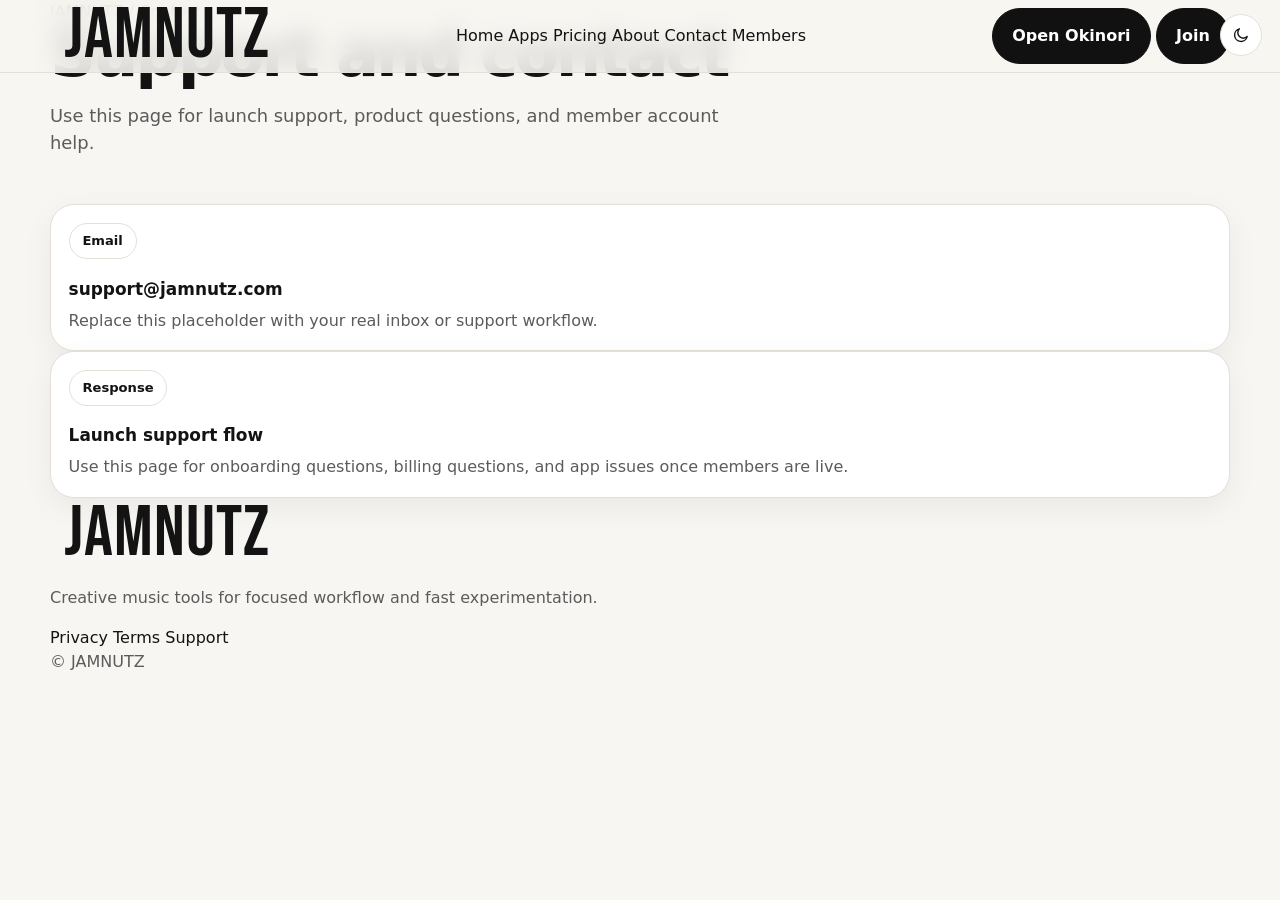
<file: contact.html>
<!doctype html>
<html lang="en">
<head>
  <meta charset="utf-8">
  <meta name="viewport" content="width=device-width,initial-scale=1">
  <title>Contact | JAMNUTZ</title>
  <meta name="description" content="JAMNUTZ v1 launch site">
  <link rel="stylesheet" href="assets/css/site.css">

</head>
<body>

    <header class="site-header">
      <div class="container header-inner">
        <a class="brand" href="index.html"><span class="brand-mark"></span><span>JAMNUTZ</span></a>
        <nav class="site-nav">
          <a data-nav href="index.html">Home</a>
          <a data-nav href="apps.html">Apps</a>
          <a data-nav href="pricing.html">Pricing</a>
          <a data-nav href="about.html">About</a>
          <a data-nav href="contact.html">Contact</a>
          <a data-nav href="members/">Members</a>
        </nav>
        <div class="header-cta">
          <a class="btn btn-secondary" href="apps/okinori/">Open Okinori</a>
          <a class="btn btn-primary" href="pricing.html">Join</a>
        </div>
      </div>
    </header>

  <main>
<section class="page-hero">
  <div class="container">
    <div class="breadcrumbs">JAMNUTZ / Contact</div>
    <h1>Support and contact</h1>
    <p class="section-intro">Use this page for launch support, product questions, and member account help.</p>
  </div>
</section>
<section class="section">
  <div class="container grid-2">
    <article class="card about-card">
      <div class="kicker">Email</div>
      <h3>support@jamnutz.com</h3>
      <p class="muted">Replace this placeholder with your real inbox or support workflow.</p>
    </article>
    <article class="card about-card">
      <div class="kicker">Response</div>
      <h3>Launch support flow</h3>
      <p class="muted">Use this page for onboarding questions, billing questions, and app issues once members are live.</p>
    </article>
  </div>
</section>
</main>

    <footer class="site-footer">
      <div class="container footer-grid">
        <div>
          <div class="brand"><span class="brand-mark"></span><span>JAMNUTZ</span></div>
          <p class="muted">Creative music tools for focused workflow and fast experimentation.</p>
        </div>
        <div class="site-nav">
          <a href="privacy.html">Privacy</a>
          <a href="terms.html">Terms</a>
          <a href="contact.html">Support</a>
        </div>
        <div class="muted">© <span id="year"></span> JAMNUTZ</div>
      </div>
    </footer>

  <script src="assets/js/site.js"></script>

</body>
</html>
</file>
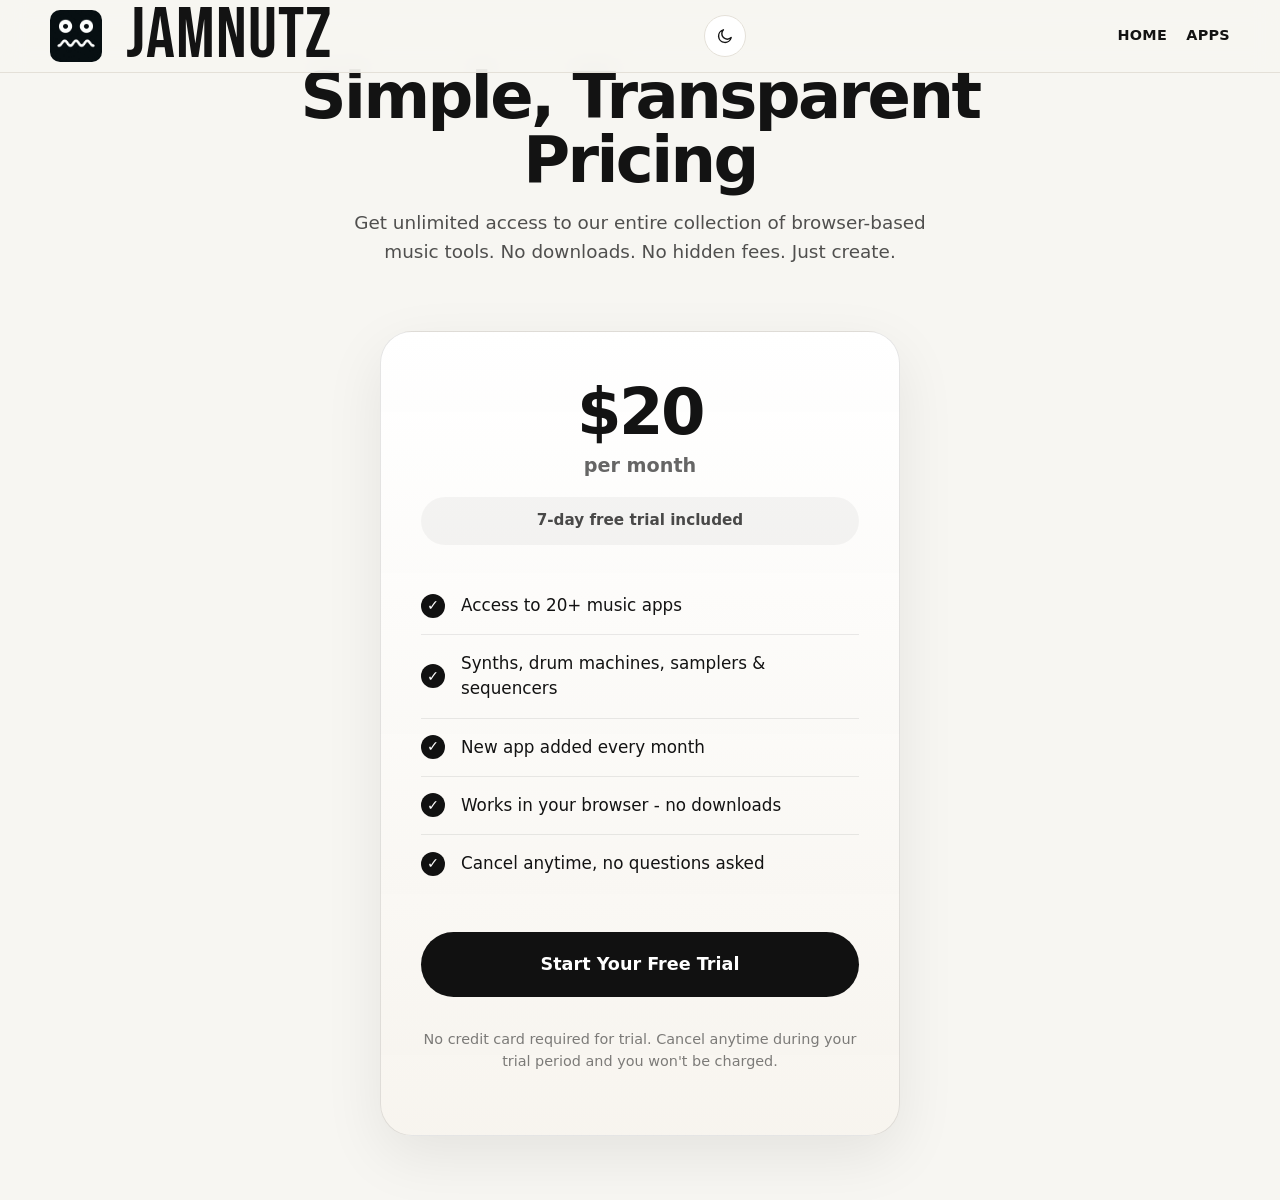
<file: pricing.html>
<!doctype html>
<html lang="en">
    <head>
        <meta charset="utf-8" />
        <meta name="viewport" content="width=device-width, initial-scale=1" />
        <title>Pricing — Jamnutz Music Playground</title>
        <meta
            name="description"
            content="Get unlimited access to 20+ browser-based music tools for $20/month. Cancel anytime."
        />
        <link rel="stylesheet" href="assets/css/site.css" />

        <style>
            .pricing-page {
                padding-top: 4rem;
                padding-bottom: 4rem;
            }

            .pricing-hero {
                max-width: 800px;
                margin: 0 auto 4rem;
                text-align: center;
            }

            .pricing-hero h1 {
                margin: 0 0 1rem;
                font-size: clamp(2.5rem, 6vw, 4rem);
                line-height: 1;
                letter-spacing: -0.04em;
            }

            .pricing-hero p {
                font-size: 1.15rem;
                color: rgba(0, 0, 0, 0.68);
                line-height: 1.6;
                max-width: 600px;
                margin: 0 auto;
            }

            .pricing-card {
                max-width: 520px;
                margin: 0 auto;
                padding: 3rem 2.5rem;
                border-radius: 32px;
                border: 1px solid rgba(0, 0, 0, 0.1);
                background: linear-gradient(
                    180deg,
                    rgba(255, 255, 255, 0.98) 0%,
                    rgba(247, 244, 238, 0.96) 100%
                );
                box-shadow: 0 20px 60px rgba(0, 0, 0, 0.08);
            }

            .price {
                text-align: center;
                margin-bottom: 2rem;
            }

            .price-amount {
                font-size: 4rem;
                font-weight: 700;
                line-height: 1;
                letter-spacing: -0.04em;
                margin-bottom: 0.5rem;
            }

            .price-period {
                font-size: 1.2rem;
                color: rgba(0, 0, 0, 0.6);
                font-weight: 600;
            }

            .price-trial {
                margin-top: 1rem;
                padding: 0.8rem 1.2rem;
                background: rgba(0, 0, 0, 0.04);
                border-radius: 999px;
                font-size: 0.95rem;
                font-weight: 600;
                color: rgba(0, 0, 0, 0.7);
            }

            .features {
                list-style: none;
                padding: 0;
                margin: 0 0 2.5rem;
            }

            .features li {
                padding: 1rem 0;
                border-bottom: 1px solid rgba(0, 0, 0, 0.08);
                display: flex;
                align-items: center;
                gap: 1rem;
                font-size: 1.05rem;
            }

            .features li:last-child {
                border-bottom: none;
            }

            .features li::before {
                content: "✓";
                display: flex;
                align-items: center;
                justify-content: center;
                width: 24px;
                height: 24px;
                border-radius: 50%;
                background: #111;
                color: #fff;
                font-weight: 700;
                font-size: 0.9rem;
                flex-shrink: 0;
            }

            .cta-button {
                display: block;
                width: 100%;
                padding: 1.2rem 2rem;
                background: #111;
                color: #fff;
                border: none;
                border-radius: 999px;
                font: inherit;
                font-size: 1.1rem;
                font-weight: 700;
                text-align: center;
                text-decoration: none;
                cursor: pointer;
                transition: transform 0.2s ease, opacity 0.2s ease;
            }

            .cta-button:hover {
                transform: translateY(-2px);
                opacity: 0.9;
            }

            .fine-print {
                margin-top: 2rem;
                text-align: center;
                font-size: 0.9rem;
                color: rgba(0, 0, 0, 0.5);
                line-height: 1.5;
            }

            @media (max-width: 640px) {
                .pricing-card {
                    padding: 2rem 1.5rem;
                }

                .price-amount {
                    font-size: 3rem;
                }
            }
        </style>
    </head>
    <body data-page="pricing" data-root="">
        <div id="site-header"></div>

        <main class="page pricing-page">
            <div class="container">
                <div class="pricing-hero">
                    <h1>Simple, Transparent Pricing</h1>
                    <p>
                        Get unlimited access to our entire collection of browser-based music tools.
                        No downloads. No hidden fees. Just create.
                    </p>
                </div>

                <div class="pricing-card">
                    <div class="price">
                        <div class="price-amount">$20</div>
                        <div class="price-period">per month</div>
                        <div class="price-trial">7-day free trial included</div>
                    </div>

                    <ul class="features">
                        <li>Access to 20+ music apps</li>
                        <li>Synths, drum machines, samplers & sequencers</li>
                        <li>New app added every month</li>
                        <li>Works in your browser - no downloads</li>
                        <li>Cancel anytime, no questions asked</li>
                    </ul>

                    <a href="#" class="cta-button">Start Your Free Trial</a>

                    <p class="fine-print">
                        No credit card required for trial. Cancel anytime during your trial period
                        and you won't be charged.
                    </p>
                </div>
            </div>
        </main>

        <div id="site-footer"></div>

        <script src="assets/js/site.js"></script>
    </body>
</html>
</file>
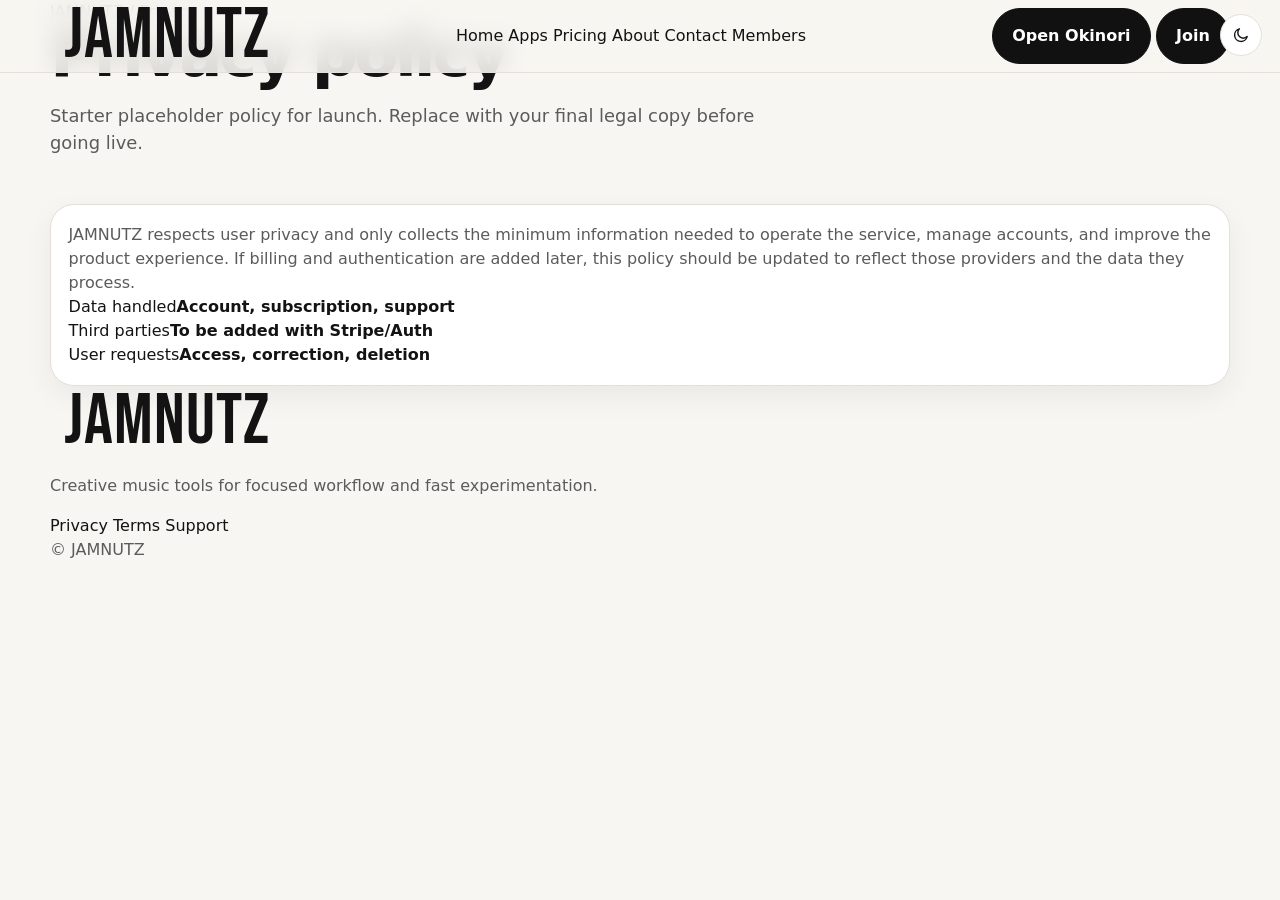
<file: privacy.html>
<!doctype html>
<html lang="en">
<head>
  <meta charset="utf-8">
  <meta name="viewport" content="width=device-width,initial-scale=1">
  <title>Privacy | JAMNUTZ</title>
  <meta name="description" content="JAMNUTZ v1 launch site">
  <link rel="stylesheet" href="assets/css/site.css">

</head>
<body>

    <header class="site-header">
      <div class="container header-inner">
        <a class="brand" href="index.html"><span class="brand-mark"></span><span>JAMNUTZ</span></a>
        <nav class="site-nav">
          <a data-nav href="index.html">Home</a>
          <a data-nav href="apps.html">Apps</a>
          <a data-nav href="pricing.html">Pricing</a>
          <a data-nav href="about.html">About</a>
          <a data-nav href="contact.html">Contact</a>
          <a data-nav href="members/">Members</a>
        </nav>
        <div class="header-cta">
          <a class="btn btn-secondary" href="apps/okinori/">Open Okinori</a>
          <a class="btn btn-primary" href="pricing.html">Join</a>
        </div>
      </div>
    </header>

  <main>
<section class="page-hero">
  <div class="container">
    <div class="breadcrumbs">JAMNUTZ / Privacy</div>
    <h1>Privacy policy</h1>
    <p class="section-intro">Starter placeholder policy for launch. Replace with your final legal copy before going live.</p>
  </div>
</section>
<section class="section">
  <div class="container">
    <article class="card legal-card">
      <p class="muted">JAMNUTZ respects user privacy and only collects the minimum information needed to operate the service, manage accounts, and improve the product experience. If billing and authentication are added later, this policy should be updated to reflect those providers and the data they process.</p>
      <div class="row"><span>Data handled</span><strong>Account, subscription, support</strong></div>
      <div class="row"><span>Third parties</span><strong>To be added with Stripe/Auth</strong></div>
      <div class="row"><span>User requests</span><strong>Access, correction, deletion</strong></div>
    </article>
  </div>
</section>
</main>

    <footer class="site-footer">
      <div class="container footer-grid">
        <div>
          <div class="brand"><span class="brand-mark"></span><span>JAMNUTZ</span></div>
          <p class="muted">Creative music tools for focused workflow and fast experimentation.</p>
        </div>
        <div class="site-nav">
          <a href="privacy.html">Privacy</a>
          <a href="terms.html">Terms</a>
          <a href="contact.html">Support</a>
        </div>
        <div class="muted">© <span id="year"></span> JAMNUTZ</div>
      </div>
    </footer>

  <script src="assets/js/site.js"></script>

</body>
</html>
</file>
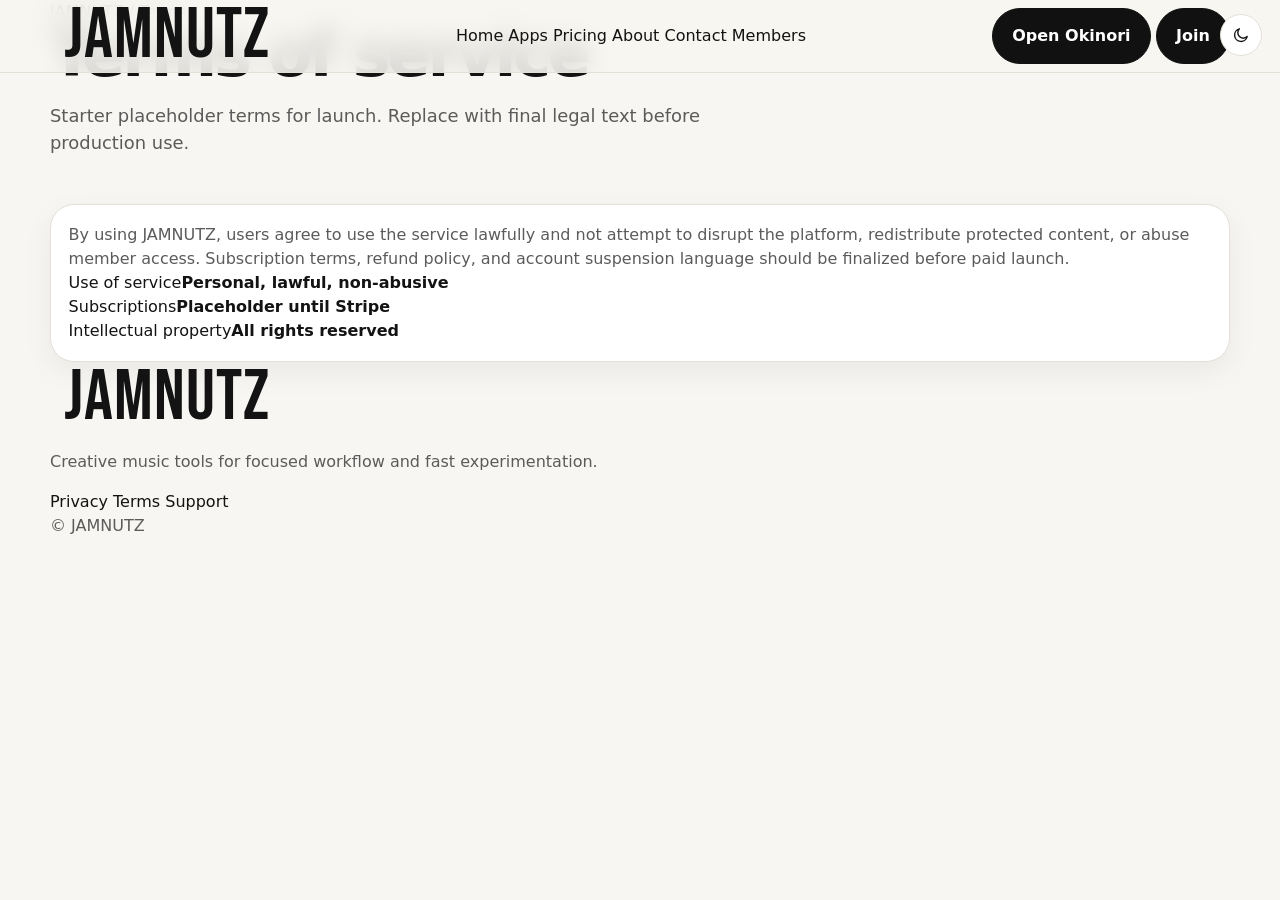
<file: terms.html>
<!doctype html>
<html lang="en">
<head>
  <meta charset="utf-8">
  <meta name="viewport" content="width=device-width,initial-scale=1">
  <title>Terms | JAMNUTZ</title>
  <meta name="description" content="JAMNUTZ v1 launch site">
  <link rel="stylesheet" href="assets/css/site.css">

</head>
<body>

    <header class="site-header">
      <div class="container header-inner">
        <a class="brand" href="index.html"><span class="brand-mark"></span><span>JAMNUTZ</span></a>
        <nav class="site-nav">
          <a data-nav href="index.html">Home</a>
          <a data-nav href="apps.html">Apps</a>
          <a data-nav href="pricing.html">Pricing</a>
          <a data-nav href="about.html">About</a>
          <a data-nav href="contact.html">Contact</a>
          <a data-nav href="members/">Members</a>
        </nav>
        <div class="header-cta">
          <a class="btn btn-secondary" href="apps/okinori/">Open Okinori</a>
          <a class="btn btn-primary" href="pricing.html">Join</a>
        </div>
      </div>
    </header>

  <main>
<section class="page-hero">
  <div class="container">
    <div class="breadcrumbs">JAMNUTZ / Terms</div>
    <h1>Terms of service</h1>
    <p class="section-intro">Starter placeholder terms for launch. Replace with final legal text before production use.</p>
  </div>
</section>
<section class="section">
  <div class="container">
    <article class="card legal-card">
      <p class="muted">By using JAMNUTZ, users agree to use the service lawfully and not attempt to disrupt the platform, redistribute protected content, or abuse member access. Subscription terms, refund policy, and account suspension language should be finalized before paid launch.</p>
      <div class="row"><span>Use of service</span><strong>Personal, lawful, non-abusive</strong></div>
      <div class="row"><span>Subscriptions</span><strong>Placeholder until Stripe</strong></div>
      <div class="row"><span>Intellectual property</span><strong>All rights reserved</strong></div>
    </article>
  </div>
</section>
</main>

    <footer class="site-footer">
      <div class="container footer-grid">
        <div>
          <div class="brand"><span class="brand-mark"></span><span>JAMNUTZ</span></div>
          <p class="muted">Creative music tools for focused workflow and fast experimentation.</p>
        </div>
        <div class="site-nav">
          <a href="privacy.html">Privacy</a>
          <a href="terms.html">Terms</a>
          <a href="contact.html">Support</a>
        </div>
        <div class="muted">© <span id="year"></span> JAMNUTZ</div>
      </div>
    </footer>

  <script src="assets/js/site.js"></script>

</body>
</html>
</file>
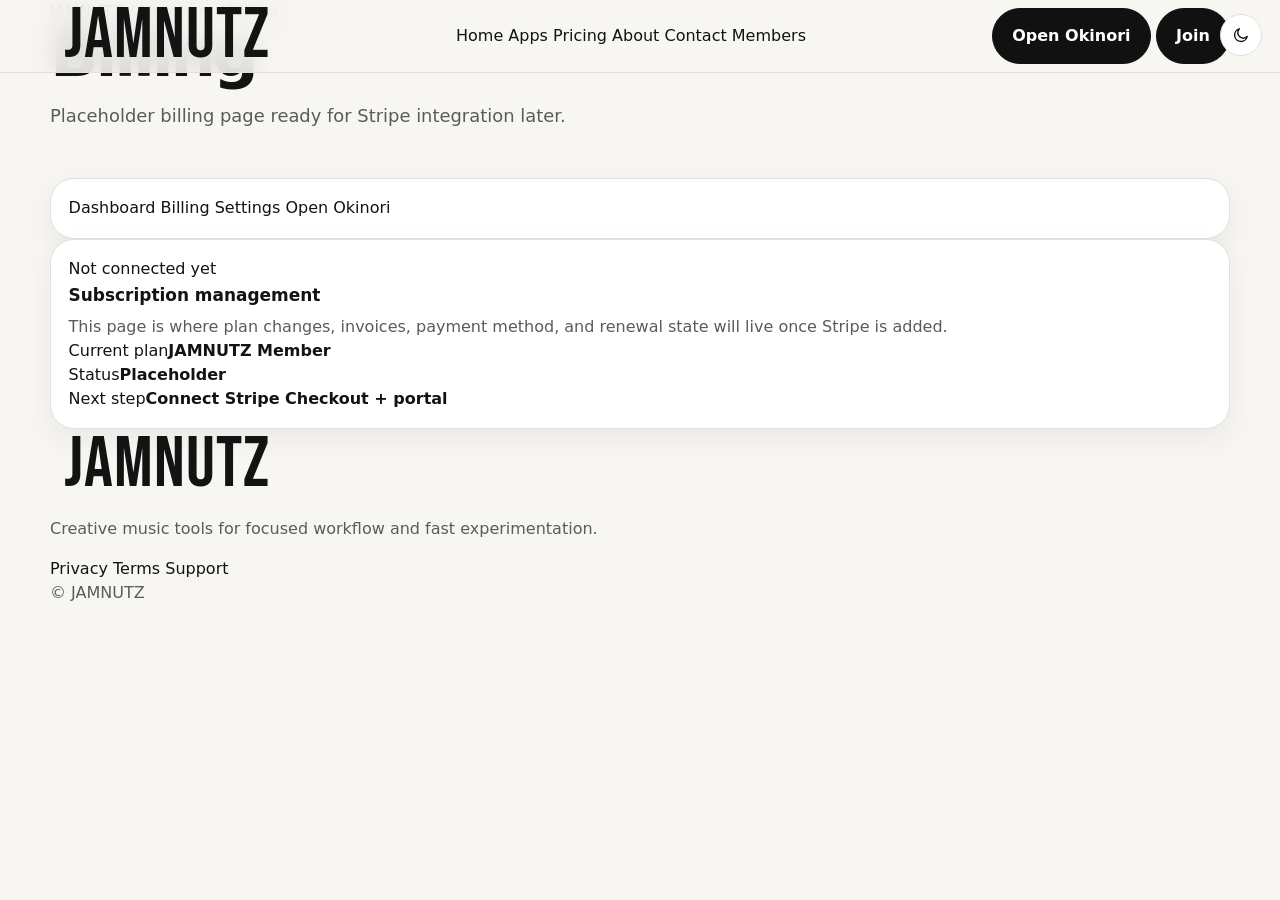
<file: members/billing.html>
<!doctype html>
<html lang="en">
<head>
  <meta charset="utf-8">
  <meta name="viewport" content="width=device-width,initial-scale=1">
  <title>Billing | JAMNUTZ</title>
  <meta name="description" content="JAMNUTZ v1 launch site">
  <link rel="stylesheet" href="../assets/css/site.css">
  <link rel="stylesheet" href="../assets/css/members.css">
</head>
<body>

    <header class="site-header">
      <div class="container header-inner">
        <a class="brand" href="../index.html"><span class="brand-mark"></span><span>JAMNUTZ</span></a>
        <nav class="site-nav">
          <a data-nav href="../index.html">Home</a>
          <a data-nav href="../apps.html">Apps</a>
          <a data-nav href="../pricing.html">Pricing</a>
          <a data-nav href="../about.html">About</a>
          <a data-nav href="../contact.html">Contact</a>
          <a data-nav href="../members/">Members</a>
        </nav>
        <div class="header-cta">
          <a class="btn btn-secondary" href="../apps/okinori/">Open Okinori</a>
          <a class="btn btn-primary" href="../pricing.html">Join</a>
        </div>
      </div>
    </header>

  <main>
<section class="page-hero">
  <div class="container">
    <div class="breadcrumbs">JAMNUTZ / Members / Billing</div>
    <h1>Billing</h1>
    <p class="section-intro">Placeholder billing page ready for Stripe integration later.</p>
  </div>
</section>
<section class="section">
  <div class="container member-layout">
    <aside class="card member-nav">
      <a href="index.html">Dashboard</a>
      <a class="active" href="billing.html">Billing</a>
      <a href="settings.html">Settings</a>
      <a href="../apps/okinori/">Open Okinori</a>
    </aside>
    <article class="card member-card">
      <div class="inline-badge">Not connected yet</div>
      <h3>Subscription management</h3>
      <p class="muted">This page is where plan changes, invoices, payment method, and renewal state will live once Stripe is added.</p>
      <div class="table-like">
        <div class="row"><span>Current plan</span><strong>JAMNUTZ Member</strong></div>
        <div class="row"><span>Status</span><strong>Placeholder</strong></div>
        <div class="row"><span>Next step</span><strong>Connect Stripe Checkout + portal</strong></div>
      </div>
    </article>
  </div>
</section>
</main>

    <footer class="site-footer">
      <div class="container footer-grid">
        <div>
          <div class="brand"><span class="brand-mark"></span><span>JAMNUTZ</span></div>
          <p class="muted">Creative music tools for focused workflow and fast experimentation.</p>
        </div>
        <div class="site-nav">
          <a href="../privacy.html">Privacy</a>
          <a href="../terms.html">Terms</a>
          <a href="../contact.html">Support</a>
        </div>
        <div class="muted">© <span id="year"></span> JAMNUTZ</div>
      </div>
    </footer>

  <script src="../assets/js/site.js"></script>

</body>
</html>
</file>
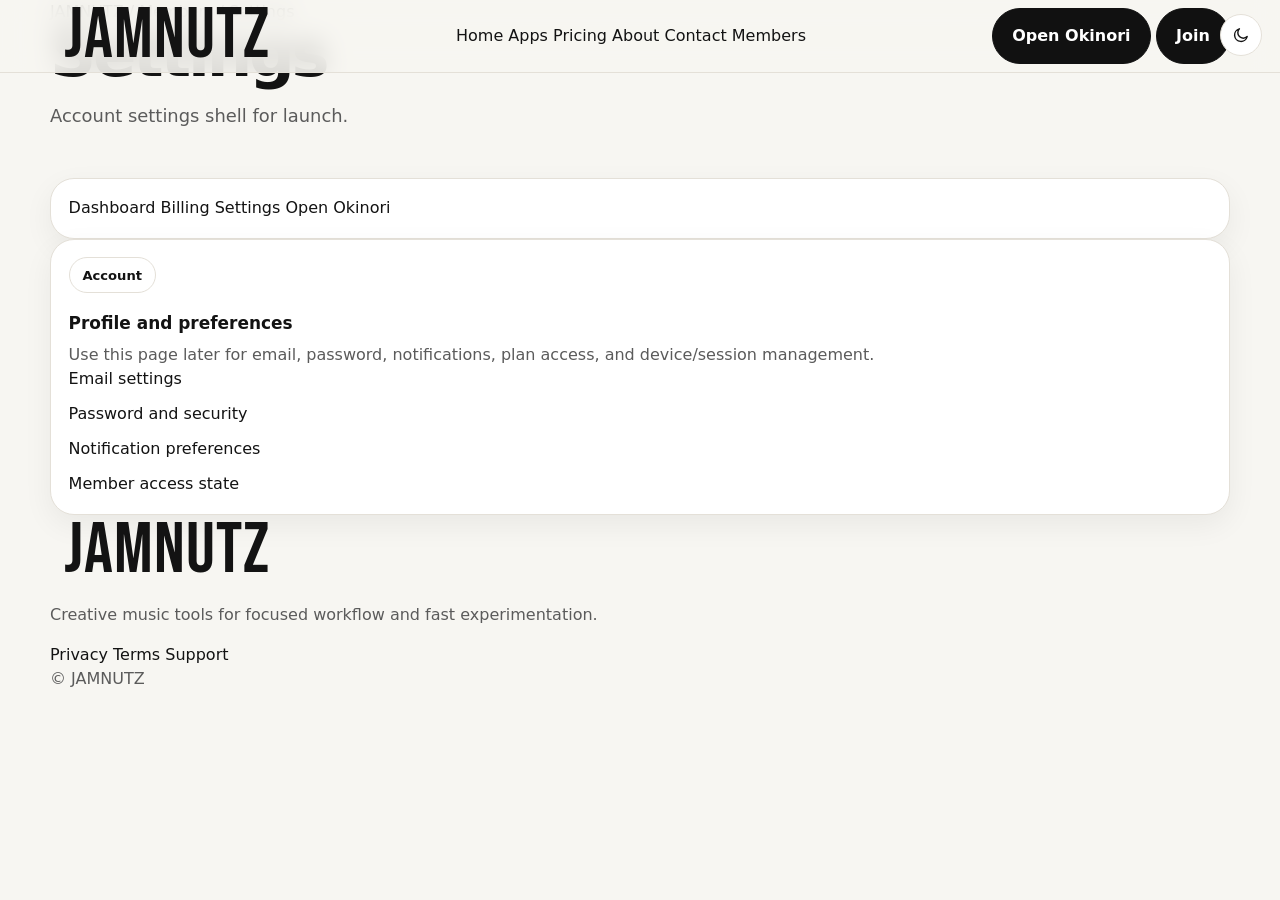
<file: members/settings.html>
<!doctype html>
<html lang="en">
<head>
  <meta charset="utf-8">
  <meta name="viewport" content="width=device-width,initial-scale=1">
  <title>Settings | JAMNUTZ</title>
  <meta name="description" content="JAMNUTZ v1 launch site">
  <link rel="stylesheet" href="../assets/css/site.css">
  <link rel="stylesheet" href="../assets/css/members.css">
</head>
<body>

    <header class="site-header">
      <div class="container header-inner">
        <a class="brand" href="../index.html"><span class="brand-mark"></span><span>JAMNUTZ</span></a>
        <nav class="site-nav">
          <a data-nav href="../index.html">Home</a>
          <a data-nav href="../apps.html">Apps</a>
          <a data-nav href="../pricing.html">Pricing</a>
          <a data-nav href="../about.html">About</a>
          <a data-nav href="../contact.html">Contact</a>
          <a data-nav href="../members/">Members</a>
        </nav>
        <div class="header-cta">
          <a class="btn btn-secondary" href="../apps/okinori/">Open Okinori</a>
          <a class="btn btn-primary" href="../pricing.html">Join</a>
        </div>
      </div>
    </header>

  <main>
<section class="page-hero">
  <div class="container">
    <div class="breadcrumbs">JAMNUTZ / Members / Settings</div>
    <h1>Settings</h1>
    <p class="section-intro">Account settings shell for launch.</p>
  </div>
</section>
<section class="section">
  <div class="container member-layout">
    <aside class="card member-nav">
      <a href="index.html">Dashboard</a>
      <a href="billing.html">Billing</a>
      <a class="active" href="settings.html">Settings</a>
      <a href="../apps/okinori/">Open Okinori</a>
    </aside>
    <article class="card member-card">
      <div class="kicker">Account</div>
      <h3>Profile and preferences</h3>
      <p class="muted">Use this page later for email, password, notifications, plan access, and device/session management.</p>
      <ul class="list">
        <li>Email settings</li>
        <li>Password and security</li>
        <li>Notification preferences</li>
        <li>Member access state</li>
      </ul>
    </article>
  </div>
</section>
</main>

    <footer class="site-footer">
      <div class="container footer-grid">
        <div>
          <div class="brand"><span class="brand-mark"></span><span>JAMNUTZ</span></div>
          <p class="muted">Creative music tools for focused workflow and fast experimentation.</p>
        </div>
        <div class="site-nav">
          <a href="../privacy.html">Privacy</a>
          <a href="../terms.html">Terms</a>
          <a href="../contact.html">Support</a>
        </div>
        <div class="muted">© <span id="year"></span> JAMNUTZ</div>
      </div>
    </footer>

  <script src="../assets/js/site.js"></script>

</body>
</html>
</file>
<file: assets/css/site.css>
@import url("https://fonts.googleapis.com/css2?family=Space+Mono:wght@400;700&family=Bebas+Neue&display=swap");

:root {
  --bg: #f7f6f2;
  --surface: #ffffff;
  --surface-2: #f1efe9;
  --text: #131313;
  --muted: #5b5b5b;
  --line: #e4e0d8;
  --accent: #111111;
  --accent-soft: #f2efe8;
  --max: 1180px;
  --radius: 24px;
  --shadow: 0 10px 30px rgba(0,0,0,.06);
}
* { box-sizing: border-box; }
html { scroll-behavior: smooth; }
body {
  margin: 0;
  font-family: Inter, ui-sans-serif, system-ui, -apple-system, BlinkMacSystemFont, "Segoe UI", sans-serif;
  background: var(--bg);
  color: var(--text);
  line-height: 1.5;
}
a { color: inherit; text-decoration: none; }
img { max-width: 100%; display: block; }
button, select, input { font: inherit; }
.container { width: min(var(--max), calc(100% - 2rem)); margin: 0 auto; }
.page { padding: 7.5rem 0 4rem; }
.site-header {
  position: fixed; inset: 0 0 auto 0; z-index: 1000;
  backdrop-filter: blur(12px);
  background: rgba(247,246,242,.86);
  border-bottom: 1px solid var(--line);
}
.header-inner {
  min-height: 72px; display: flex; align-items: center; justify-content: space-between; gap: 1rem;
}
.brand { display:flex; align-items:center; gap:14px; font-family: "Bebas Neue", sans-serif !important; font-size: 72px !important; letter-spacing: 1px; font-weight: 400; }
.brand span { font-size: 72px !important; font-family: "Bebas Neue", sans-serif !important; letter-spacing: 1px; line-height: 1; }
.brand img { width: 52px; height: 52px; border-radius: 10px; }
.logo-dark { display: none; }
html[data-theme="dark"] .logo-light { display: none; }
html[data-theme="dark"] .logo-dark { display: block; }
.nav-toggle { display:none; border:1px solid var(--line); background:var(--surface); border-radius:12px; padding:.7rem .8rem; }
.nav-toggle span { display:block; width:20px; height:2px; background:#111; margin:4px 0; }
.primary-nav { display:flex; align-items:center; gap:1.2rem; flex-wrap: wrap; }
.primary-nav a { font-size:.9rem; font-weight:700; letter-spacing:.02em; }
.primary-nav a:hover, .primary-nav a.active { color:#666; }
.nav-cta {
  display:inline-flex; align-items:center; justify-content:center; padding:.8rem 1rem; border-radius:999px;
  border:1px solid #111; background:#111; color:#fff;
}
.hero {
  display:grid; grid-template-columns: 1.05fr .95fr; gap:2.5rem; align-items:center;
  padding: 1rem 0 2rem;
}
.kicker { display:inline-block; margin-bottom:1rem; padding:.45rem .8rem; border:1px solid var(--line); border-radius:999px; font-size:.82rem; font-weight:700; background:var(--surface); }
.hero h1, .page-hero h1 { font-size: clamp(2.4rem, 5vw, 5rem); line-height: .95; letter-spacing: -.05em; margin: 0 0 1rem; }
.hero p, .page-hero p { color: var(--muted); font-size: clamp(1rem, 1.4vw, 1.15rem); max-width: 62ch; }
.hero-card, .panel, .stat, .card, .feature, .tile, .tool-shell, .tool-frame {
  background: var(--surface); border: 1px solid var(--line); border-radius: var(--radius); box-shadow: var(--shadow);
}
.hero-card { padding: 1.2rem; }
.hero-card img { aspect-ratio: 1 / 1; object-fit: cover; border-radius: calc(var(--radius) - 8px); }
.actions { display:flex; gap:1rem; flex-wrap:wrap; margin-top: 1.5rem; }
.btn {
  display:inline-flex; align-items:center; justify-content:center; gap:.5rem; padding: .95rem 1.2rem;
  border-radius: 999px; border:1px solid #111; background:#111; color:#fff; font-weight: 700;
}
.btn.ghost { background: transparent; color:#111; }
.btn.soft { border-color: var(--line); background: var(--surface); color:#111; }
.grid { display:grid; gap:1.2rem; }
.grid.cols-2 { grid-template-columns: repeat(2, minmax(0,1fr)); }
.grid.cols-3 { grid-template-columns: repeat(3, minmax(0,1fr)); }
.grid.cols-4 { grid-template-columns: repeat(4, minmax(0,1fr)); }
.section { margin-top: 3rem; }
.section h2 { font-size: clamp(1.5rem, 3vw, 2.2rem); line-height:1; letter-spacing:-.04em; margin:0 0 .8rem; }
.section .intro { color:var(--muted); max-width:70ch; margin-bottom:1.25rem; }
.tile, .card, .feature, .stat, .tool-shell { padding: 1.1rem; }
.tile { transition: transform .18s ease, box-shadow .18s ease; }
.tile:hover, .card:hover, .tool-shell:hover { transform: translateY(-2px); }
.stat .value { font-size: clamp(1.6rem, 2vw, 2.2rem); font-weight:800; letter-spacing:-.04em; }
.stat .label, .eyebrow { color: var(--muted); font-size: .95rem; }
.feature h3, .card h3, .tile h3, .tool-shell h3 { margin:.1rem 0 .4rem; font-size:1.06rem; }
.card p, .tile p, .feature p, .tool-shell p { margin:0; color:var(--muted); }
.card img {
  width:100%; aspect-ratio: 1 / 1; object-fit: cover; border-radius: 18px; margin-bottom:.9rem; background:#f3f3f3;
}
.page-hero { margin-bottom: 2rem; }
.collection-head { display:flex; align-items:end; justify-content:space-between; gap:1rem; margin-bottom:1rem; }
.collection-label { font-size:.8rem; font-weight:800; letter-spacing:.08em; color:#6b6b6b; }
.small { font-size:.92rem; color:var(--muted); }
.footer { padding: 3rem 0 4rem; border-top:1px solid var(--line); margin-top:4rem; }
.footer-inner { display:flex; justify-content:space-between; gap:1rem; flex-wrap:wrap; }
.footer-links { display:grid; gap:.4rem; }
.muted { color: var(--muted); }
.list { display:grid; gap:.7rem; padding:0; margin:0; list-style:none; }
.center { text-align:center; }
.banner { padding: 1rem 1.15rem; background: var(--accent-soft); border: 1px solid var(--line); border-radius: 20px; }
.notice { font-size:.95rem; color:#4d4d4d; }
.tool-shell {
  display:grid; gap:1rem;
}
.tool-top {
  display:flex; align-items:flex-start; justify-content:space-between; gap:1rem;
}
.tool-badge, .tag {
  display:inline-flex; align-items:center; gap:.35rem; width:max-content; padding:.35rem .7rem;
  border-radius:999px; border:1px solid var(--line); background:var(--surface-2); font-size:.78rem; font-weight:700;
}
.tool-preview {
  min-height: 170px; border-radius: 18px; border: 1px solid var(--line);
  background: linear-gradient(180deg, #fcfcfc 0%, #ececec 100%);
  display:grid; place-items:center; padding:1rem;
}
.tool-preview.mono {
  background: linear-gradient(180deg, #ffffff 0%, #efefef 100%);
  font-family: "Roboto Mono", ui-monospace, SFMono-Regular, Menlo, monospace;
}
.tool-preview .preview-stack {
  width:100%; max-width:320px; display:grid; gap:.6rem;
}
.fake-bar, .fake-button {
  border-radius: 12px; background:#111; color:#fff; padding:.7rem .9rem; text-align:center; font-size:.9rem;
}
.fake-grid {
  display:grid; grid-template-columns:repeat(2, 1fr); gap:.6rem;
}
.fake-chip {
  border:1px solid #d4d4d4; border-radius:12px; padding:.7rem; text-align:center; background:#fff;
}
.tool-meta { display:flex; flex-wrap:wrap; gap:.55rem; }
.tool-frame { padding: 1rem; overflow: hidden; }
.tool-frame iframe { width:100%; min-height:780px; border:0; border-radius: 18px; background:#fff; }
.tool-copy { max-width: 72ch; }
.dual { display:grid; grid-template-columns: 1.2fr .8fr; gap:1.2rem; }
.inline-list { display:flex; flex-wrap:wrap; gap:.7rem; padding:0; margin:0; list-style:none; }
.soft-panel { padding:1.1rem; border-radius:20px; background:var(--surface-2); border:1px solid var(--line); }
@media (max-width: 900px) {
  .hero, .dual, .grid.cols-4, .grid.cols-3, .grid.cols-2 { grid-template-columns: 1fr; }
  .primary-nav {
    position: absolute; left: 1rem; right: 1rem; top: calc(100% + .5rem); display:none;
    background: rgba(255,255,255,.98); border:1px solid var(--line); border-radius: 20px; padding:1rem; box-shadow:var(--shadow);
    flex-direction:column; align-items:flex-start;
  }
  .site-header.open .primary-nav { display:flex; }
  .nav-toggle { display:block; }
  .tool-frame iframe { min-height: 920px; }
}
.donate-btn {
  display: inline-flex;
  align-items: center;
  justify-content: center;
  padding: 12px 28px;
  font-weight: 600;
  text-decoration: none;
  color: #fff;
  background: #111;
  border-radius: 999px;
  font-size: 0.9rem;
  text-transform: uppercase;
  letter-spacing: 0.05em;
  transition: 0.2s ease;
}
.donate-btn:hover {
  opacity: 0.85;
}

/* App header styles - shared across all apps */
.app-page-header {
  padding: 8px 14px;
  border-bottom: 1px solid #ebebeb;
  background: #fff;
  display: grid;
  grid-template-columns: 1fr auto 1fr;
  align-items: center;
  min-height: 40px;
}

.app-link {
  font-family: "Space Mono", monospace;
  font-size: 12px;
  letter-spacing: 0.04em;
  grid-column: 1;
  justify-self: start;
  color: #777;
  text-decoration: none;
  font-weight: 400;
}

.app-link:hover {
  color: #111;
}

.app-title {
  font-family: "Bebas Neue", sans-serif;
  font-size: 28px;
  letter-spacing: 3px;
  line-height: 1;
  grid-column: 2;
  color: #111;
  margin: 0;
  text-transform: uppercase;
  white-space: nowrap;
}

/* Dark mode */
html[data-theme="dark"]:not([data-page="app-detail"]) {
  --bg: #0f0f10;
  --surface: #161618;
  --surface-2: #1d1d21;
  --text: #f5f5f7;
  --muted: #b5b5bc;
  --line: #2b2b31;
  --accent: #f5f5f7;
  --accent-soft: #1a1a1d;
  --shadow: 0 12px 34px rgba(0,0,0,.32);
}

html[data-theme="dark"]:not([data-page="app-detail"]) body {
  color-scheme: dark;
}

html[data-theme="dark"]:not([data-page="app-detail"]) .site-header {
  background: rgba(15,15,16,.9);
}

html[data-theme="dark"]:not([data-page="app-detail"]) .nav-toggle,
html[data-theme="dark"]:not([data-page="app-detail"]) .btn.soft,
html[data-theme="dark"]:not([data-page="app-detail"]) .kicker,
html[data-theme="dark"]:not([data-page="app-detail"]) .tool-badge,
html[data-theme="dark"]:not([data-page="app-detail"]) .tag,
html[data-theme="dark"]:not([data-page="app-detail"]) .filter-pill,
html[data-theme="dark"]:not([data-page="app-detail"]) .tool-preview,
html[data-theme="dark"]:not([data-page="app-detail"]) .tool-preview.mono,
html[data-theme="dark"]:not([data-page="app-detail"]) .fake-chip,
html[data-theme="dark"]:not([data-page="app-detail"]) .soft-panel,
html[data-theme="dark"]:not([data-page="app-detail"]) .banner,
html[data-theme="dark"] .app-page-header,
html[data-theme="dark"] .app-topbar {
  background: var(--surface);
  color: var(--text);
  border-color: var(--line);
}

html[data-theme="dark"]:not([data-page="app-detail"]) .nav-toggle span,
html[data-theme="dark"] .app-link,
html[data-theme="dark"] .app-title,
html[data-theme="dark"]:not([data-page="app-detail"]) .btn.ghost,
html[data-theme="dark"]:not([data-page="app-detail"]) .btn.soft,
html[data-theme="dark"]:not([data-page="app-detail"]) .tool-link,
html[data-theme="dark"]:not([data-page="app-detail"]) .back-link,
html[data-theme="dark"]:not([data-page="app-detail"]) .back-to-apps {
  color: var(--text);
}

html[data-theme="dark"]:not([data-page="app-detail"]) .btn,
html[data-theme="dark"]:not([data-page="app-detail"]) .nav-cta,
html[data-theme="dark"]:not([data-page="app-detail"]) .fake-bar,
html[data-theme="dark"]:not([data-page="app-detail"]) .donate-btn {
  background: var(--text);
  color: #111;
  border-color: var(--text);
}

html[data-theme="dark"]:not([data-page="app-detail"]) .primary-nav a:hover,
html[data-theme="dark"]:not([data-page="app-detail"]) .primary-nav a.active,
html[data-theme="dark"]:not([data-page="app-detail"]) .notice {
  color: var(--muted);
}

html[data-theme="dark"]:not([data-page="app-detail"]) .tool-preview {
  background: linear-gradient(180deg, #1c1c21 0%, #151519 100%);
}

html[data-theme="dark"]:not([data-page="app-detail"]) .tool-preview.mono {
  background: linear-gradient(180deg, #1b1b20 0%, #121216 100%);
}

html[data-theme="dark"]:not([data-page="app-detail"]) .fake-chip {
  background: #1a1a1f;
}

.theme-toggle {
  appearance: none;
  width: 42px;
  height: 42px;
  border-radius: 999px;
  border: 1px solid var(--line);
  background: var(--surface);
  color: var(--text);
  display: inline-flex;
  align-items: center;
  justify-content: center;
  cursor: pointer;
  transition: transform .2s ease, opacity .2s ease, border-color .2s ease, background .2s ease;
  padding: 0;
  flex: 0 0 auto;
}

.theme-toggle:hover {
  transform: rotate(12deg);
}

.theme-toggle svg {
  width: 18px;
  height: 18px;
  stroke: currentColor;
  fill: none;
  stroke-width: 1.9;
  stroke-linecap: round;
  stroke-linejoin: round;
}

.header-tools {
  display: flex;
  align-items: center;
  gap: .75rem;
}

.app-page-header {
  grid-template-columns: 1fr auto 1fr;
  gap: .75rem;
}

.app-page-header .theme-toggle {
  grid-column: 3;
  justify-self: end;
}

.app-topbar {
  display: flex;
  align-items: center;
  justify-content: space-between;
}
</file>
<file: assets/css/members.css>
.metric-grid{display:grid;grid-template-columns:repeat(3,1fr);gap:18px}
.metric{padding:20px;border-radius:18px;background:rgba(255,255,255,.03);border:1px solid rgba(255,255,255,.06)}
.metric strong{display:block;font-size:1.8rem}
@media (max-width: 900px){.metric-grid{grid-template-columns:1fr}}
</file>
